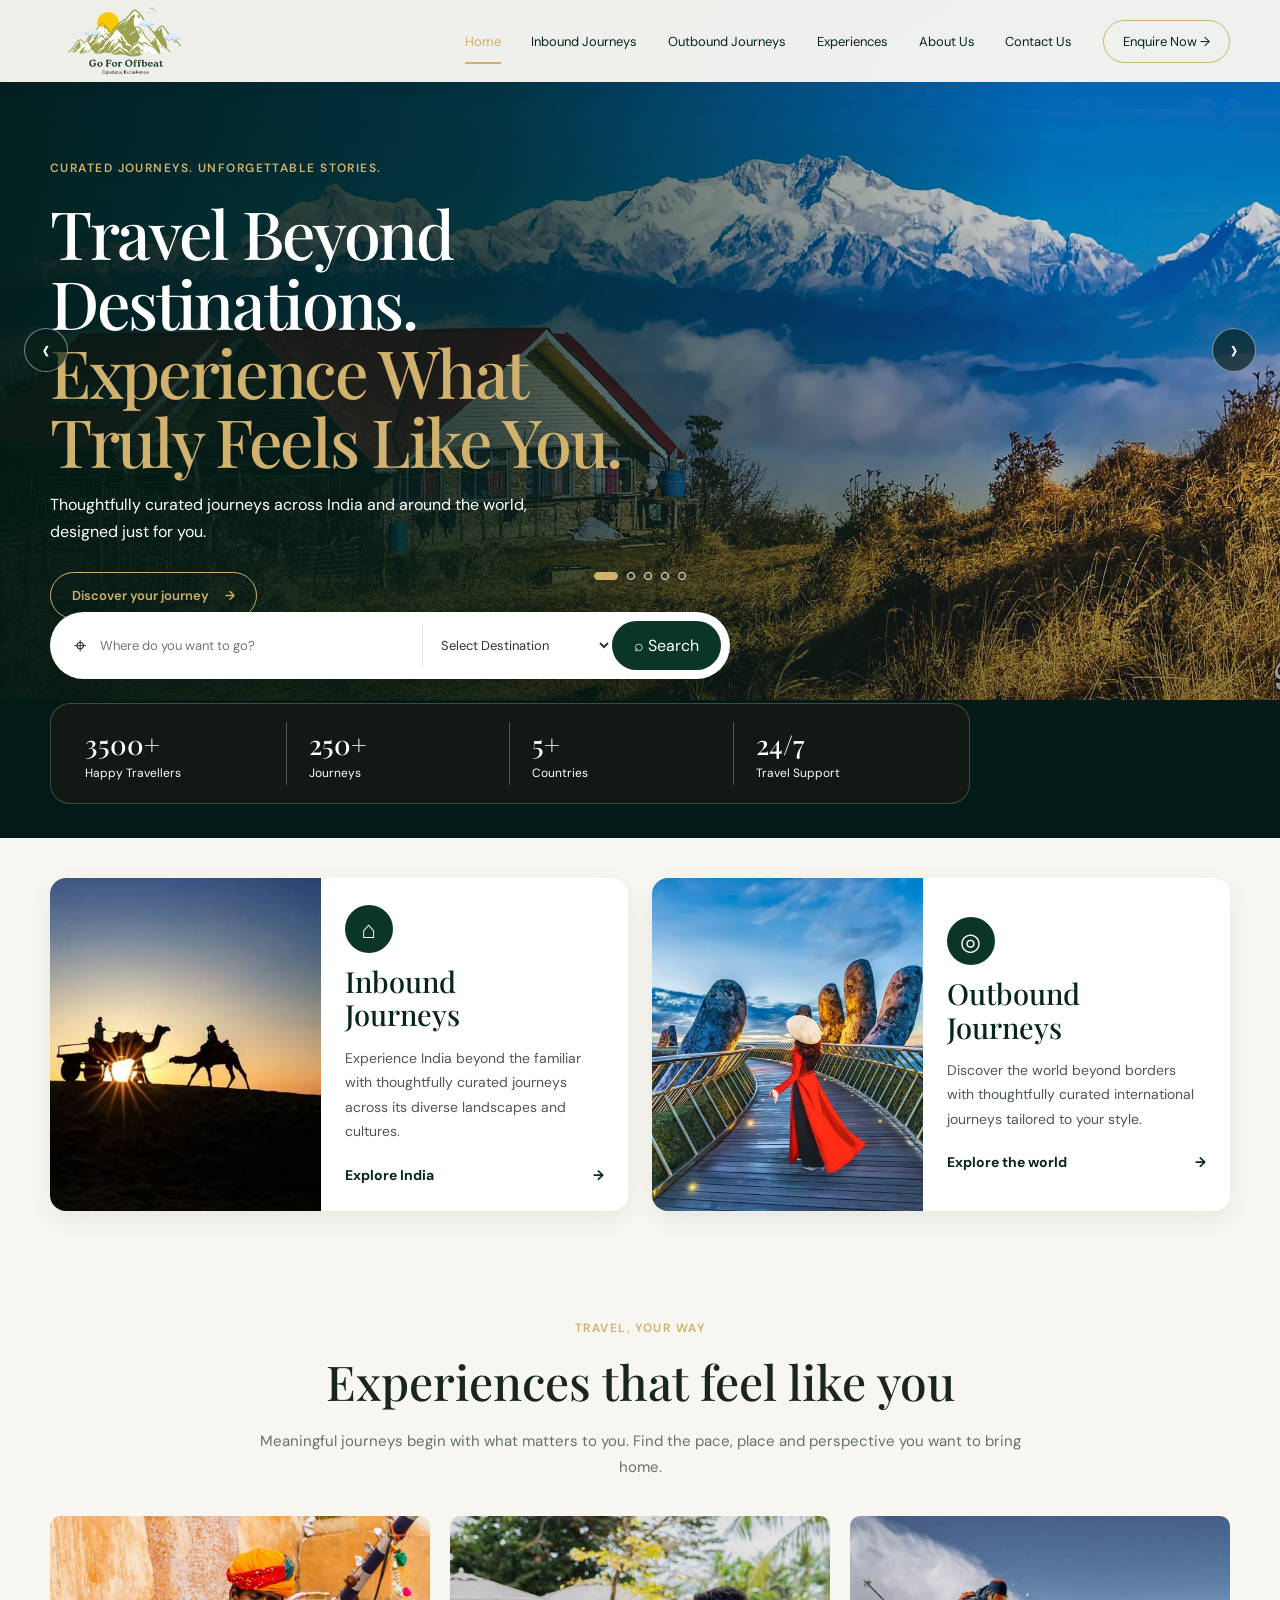
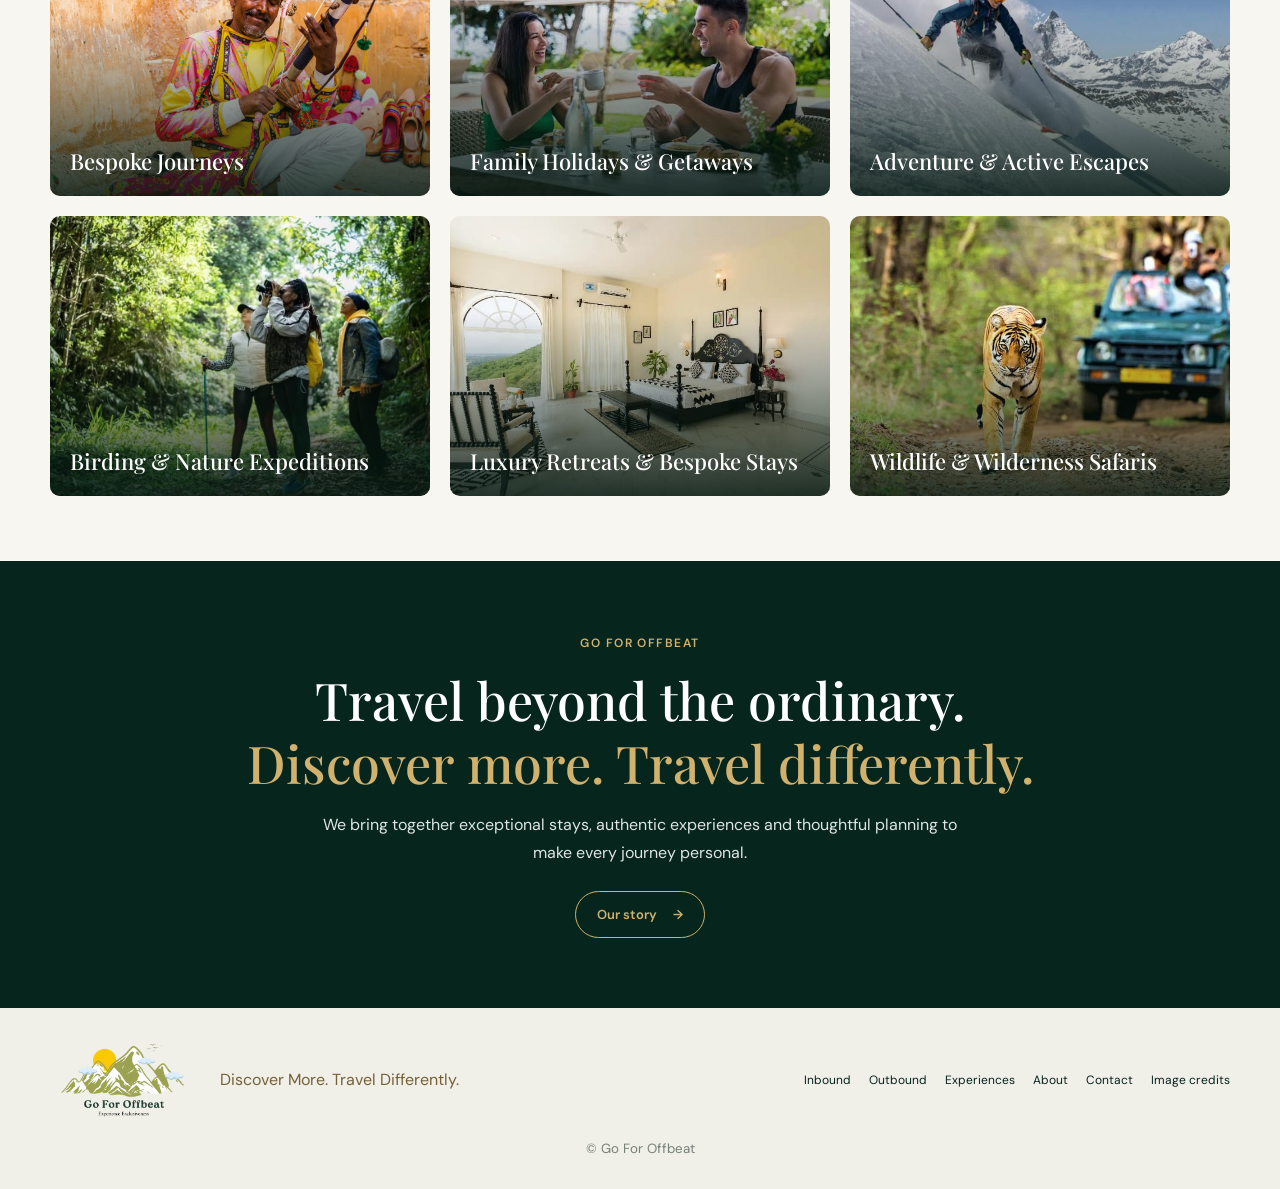
<file: index.html>
<!doctype html>
<html lang="en"><head><meta charset="utf-8"><meta name="viewport" content="width=device-width,initial-scale=1"><meta name="theme-color" content="#05251d"><meta name="description" content="Thoughtfully curated journeys across India and around the world, designed just for you."><title>Go For Offbeat | Travel beyond destinations</title><link rel="stylesheet" href="site.css"><script src="site.js" defer></script></head>
<body><header class="header"><nav class="nav wrap" aria-label="Main navigation"><a class="logo" href="index.html"><img src="reference/logo-transparent.png" alt="Go For Offbeat — Experience Exclusiveness"></a><button class="menu-toggle" aria-label="Open menu" aria-expanded="false">☰</button><div class="nav-links"><a aria-current="page" href="index.html">Home</a><a href="destinations.html">Inbound Journeys</a><a href="outbound.html">Outbound Journeys</a><a href="experiences.html">Experiences</a><a href="about.html">About Us</a><a href="enquiry.html">Contact Us</a><a class="nav-cta" href="enquiry.html">Enquire Now <span>→</span></a></div></nav></header>
<main><section class="home-hero"><div class="hero-slides" aria-label="Featured journeys">
<article class="hero-slide active" style="--hero:url('reference/slide-kanchenjunga-mountain-view.jpg.jpeg')"><div class="hero-copy wrap"><span class="eyebrow">Curated journeys. Unforgettable stories.</span><h1>Travel Beyond<br>Destinations.<br><em>Experience What<br>Truly Feels Like You.</em></h1><p>Thoughtfully curated journeys across India and around the world, designed just for you.</p><a href="experiences.html" class="gold-button">Discover your journey <span>→</span></a></div></article>
<article class="hero-slide" style="--hero:url('reference/slide-ladakh-highland-wetland.jpg.jpeg')"><div class="hero-copy wrap"><span class="eyebrow">Find your kind of wild</span><h1>Go Further.<br><em>Feel More.</em></h1><p>From high mountain valleys to quiet watersides, make room for the moments that stay with you.</p><a href="destinations.html" class="gold-button">Explore India <span>→</span></a></div></article>
<article class="hero-slide" style="--hero:url('reference/slide-south-india.jpeg')"><div class="hero-copy wrap"><span class="eyebrow">Culture, close and personal</span><h1>Stories lived<br><em>along the way.</em></h1><p>Meet a place through its people, traditions and everyday rituals.</p><a href="experiences.html" class="gold-button">Find an experience <span>→</span></a></div></article>
<article class="hero-slide" style="--hero:url('reference/slide-scuba-diving-coral-reef.jpg.jpeg')"><div class="hero-copy wrap"><span class="eyebrow">A world below the surface</span><h1>Make space<br><em>for wonder.</em></h1><p>Explore thoughtfully chosen escapes, from vivid reefs to faraway shores.</p><a href="outbound.html" class="gold-button">Explore the world <span>→</span></a></div></article>
<article class="hero-slide" style="--hero:url('reference/slide-luxury-snow-jacuzzi-mountain-view.jpg.jpeg')"><div class="hero-copy wrap"><span class="eyebrow">Time away, made yours</span><h1>Stay somewhere<br><em>unforgettable.</em></h1><p>Find quiet luxury, warm hospitality and a view worth slowing down for.</p><a href="experiences.html#luxury" class="gold-button">Explore retreats <span>→</span></a></div></article>
<button class="slide-arrow prev" aria-label="Previous slide">‹</button><button class="slide-arrow next" aria-label="Next slide">›</button><div class="slide-dots" aria-label="Choose a slide"></div></div>
<div class="hero-tools wrap"><form class="search-bar" action="enquiry.html"><label class="where"><span>⌖</span><input name="destination" placeholder="Where do you want to go?" aria-label="Where do you want to go?"></label><select name="journey" aria-label="Select journey"><option value="">Select Destination</option><option>India</option><option>Bhutan</option><option>Nepal</option><option>Sri Lanka</option><option>Thailand</option><option>Vietnam</option></select><button type="submit">⌕ <span>Search</span></button></form><div class="stats"><div><b>3500+</b><span>Happy Travellers</span></div><div><b>250+</b><span>Journeys</span></div><div><b>5+</b><span>Countries</span></div><div><b>24/7</b><span>Travel Support</span></div></div></div></section>
<section class="journey-pair wrap"><a class="journey-card" href="destinations.html"><img src="reference/inbound.jpeg" alt="Travellers watching the sun set over an Indian landscape"><div><span class="round-icon">⌂</span><h2>Inbound<br>Journeys</h2><p>Experience India beyond the familiar with thoughtfully curated journeys across its diverse landscapes and cultures.</p><strong>Explore India <span>→</span></strong></div></a><a class="journey-card" href="outbound.html"><img src="reference/outbound.jpeg" alt="Travellers taking in a view on an international journey"><div><span class="round-icon">◎</span><h2>Outbound<br>Journeys</h2><p>Discover the world beyond borders with thoughtfully curated international journeys tailored to your style.</p><strong>Explore the world <span>→</span></strong></div></a></section>
<section class="section wrap"><div class="section-title"><span class="eyebrow">Travel, your way</span><h2>Experiences that feel like you</h2><p>Meaningful journeys begin with what matters to you. Find the pace, place and perspective you want to bring home.</p></div><div class="experience-grid">
<a class="experience-card" href="experiences.html#bespoke"><img src="reference/Bespoke Journeys (Image Use).jpeg" alt="Rajasthani musician sharing traditional music"><span>Bespoke Journeys</span></a><a class="experience-card" href="experiences.html#family"><img src="reference/Family Holidays & Getaways (Image Use).jpeg" alt="Family enjoying an outdoor holiday together"><span>Family Holidays & Getaways</span></a><a class="experience-card" href="experiences.html#adventure"><img src="reference/Adventure & Active Escapes (Image Use).jpeg" alt="Skier making a turn in a snowy mountain landscape"><span>Adventure & Active Escapes</span></a><a class="experience-card" href="experiences.html#birding"><img src="reference/Birding & Nature Expeditions (Image Use).jpeg" alt="Nature explorers walking a green forest trail"><span>Birding & Nature Expeditions</span></a><a class="experience-card" href="experiences.html#luxury"><img src="reference/Luxury Retreats & Bespoke Stays (Image Use).jpeg" alt="A serene luxury retreat with garden views"><span>Luxury Retreats & Bespoke Stays</span></a><a class="experience-card" href="experiences.html#wildlife"><img src="reference/Wildlife & Wilderness Safaries (Image Use).jpeg" alt="Tiger walking on a forest safari"><span>Wildlife & Wilderness Safaris</span></a></div></section>
<section class="home-about"><div class="wrap home-about-inner"><span class="eyebrow">Go For Offbeat</span><h2>Travel beyond the ordinary.<br><em>Discover more. Travel differently.</em></h2><p>We bring together exceptional stays, authentic experiences and thoughtful planning to make every journey personal.</p><a class="gold-button" href="about.html">Our story <span>→</span></a></div></section></main>
<footer class="footer"><div class="wrap footer-inner"><a href="index.html" class="footer-logo"><img src="reference/logo-transparent.png" alt="Go For Offbeat"></a><p>Discover More. Travel Differently.</p><div><a href="destinations.html">Inbound</a><a href="outbound.html">Outbound</a><a href="experiences.html">Experiences</a><a href="about.html">About</a><a href="enquiry.html">Contact</a><a href="image-credits.html">Image credits</a></div><small>© Go For Offbeat</small></div></footer></body></html>
</file>
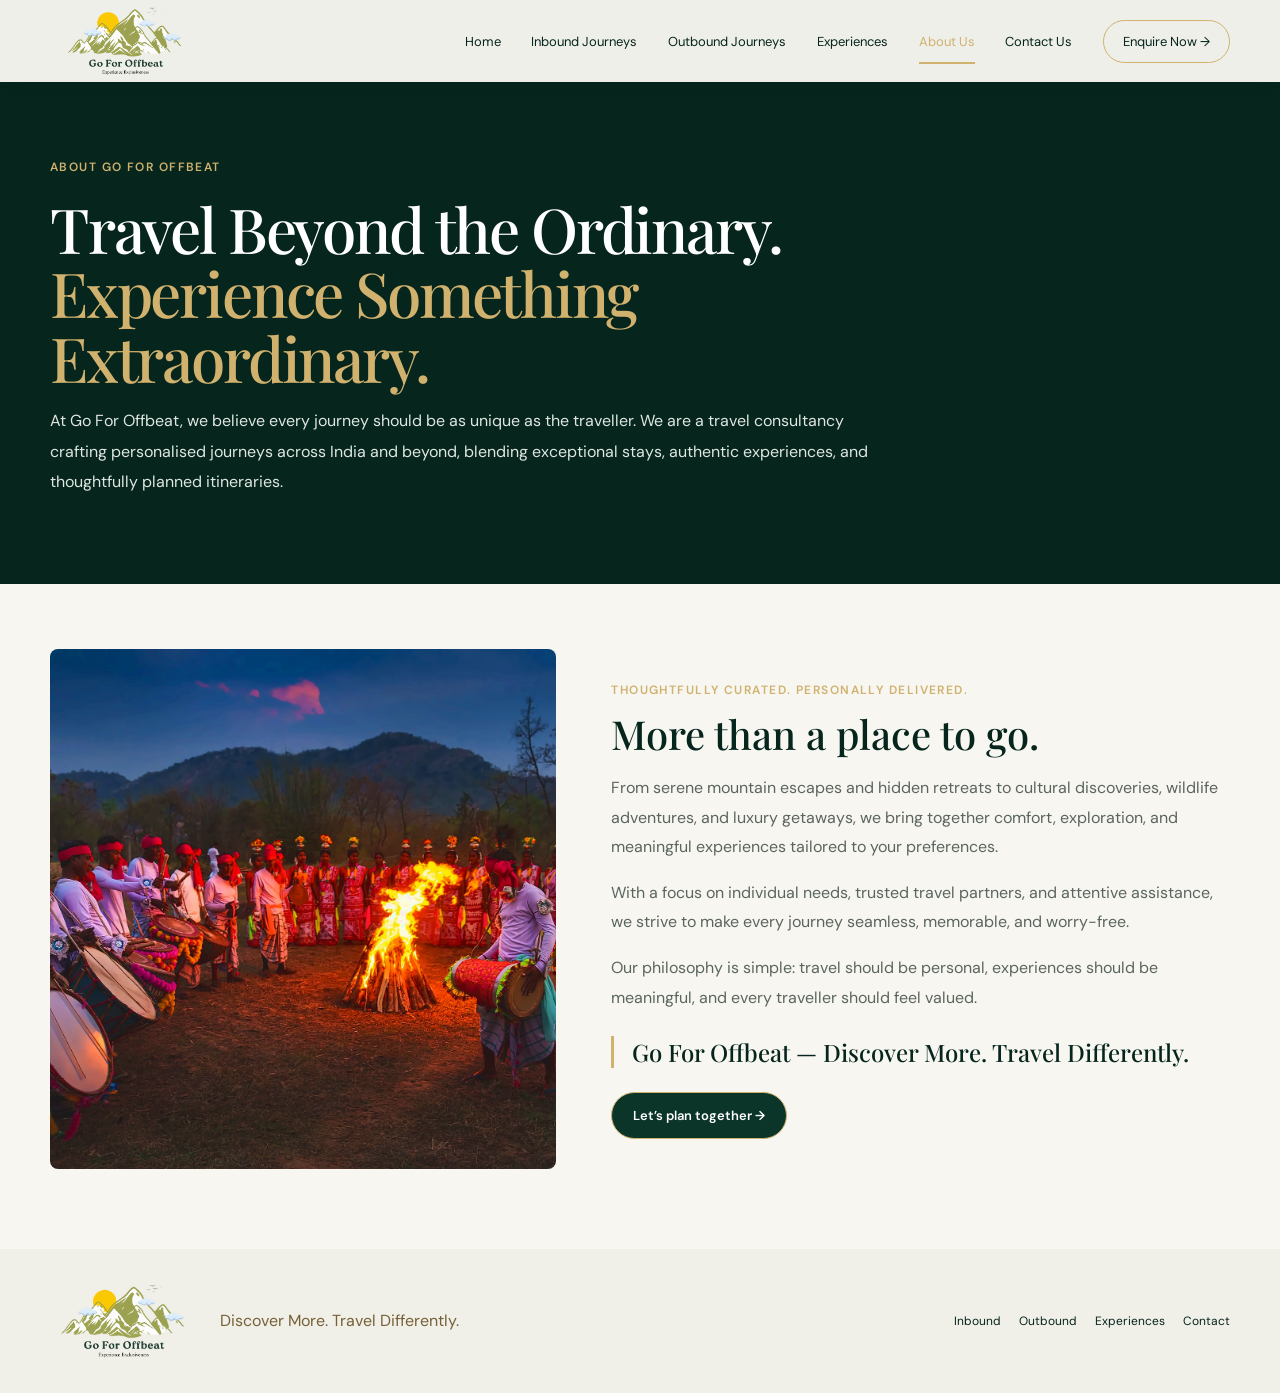
<file: about.html>
<!doctype html><html lang="en"><head><meta charset="utf-8"><meta name="viewport" content="width=device-width,initial-scale=1"><title>About Go For Offbeat</title><link rel="stylesheet" href="site.css"><script src="site.js" defer></script></head><body><header class="header"><nav class="nav wrap"><a class="logo" href="index.html"><img src="reference/logo-transparent.png" alt="Go For Offbeat"></a><button class="menu-toggle" aria-label="Open menu" aria-expanded="false">☰</button><div class="nav-links"><a href="index.html">Home</a><a href="destinations.html">Inbound Journeys</a><a href="outbound.html">Outbound Journeys</a><a href="experiences.html">Experiences</a><a aria-current="page" href="about.html">About Us</a><a href="enquiry.html">Contact Us</a><a class="nav-cta" href="enquiry.html">Enquire Now →</a></div></nav></header><main><section class="about-hero"><div class="wrap"><span class="eyebrow">About Go For Offbeat</span><h1>Travel Beyond the Ordinary.<br><em>Experience Something Extraordinary.</em></h1><p>At Go For Offbeat, we believe every journey should be as unique as the traveller. We are a travel consultancy crafting personalised journeys across India and beyond, blending exceptional stays, authentic experiences, and thoughtfully planned itineraries.</p></div></section><section class="about-body wrap"><img src="reference/slide-tribal-bonfire-folk-dance.jpg.jpeg" alt="A community gathering around a bonfire with music and dance"><div><span class="eyebrow">Thoughtfully curated. Personally delivered.</span><h2>More than a place to go.</h2><p>From serene mountain escapes and hidden retreats to cultural discoveries, wildlife adventures, and luxury getaways, we bring together comfort, exploration, and meaningful experiences tailored to your preferences.</p><p>With a focus on individual needs, trusted travel partners, and attentive assistance, we strive to make every journey seamless, memorable, and worry-free.</p><p>Our philosophy is simple: travel should be personal, experiences should be meaningful, and every traveller should feel valued.</p><blockquote>Go For Offbeat — Discover More. Travel Differently.</blockquote><a class="gold-button dark-button" href="enquiry.html">Let’s plan together →</a></div></section></main><footer class="footer"><div class="wrap footer-inner"><a href="index.html" class="footer-logo"><img src="reference/logo-transparent.png" alt="Go For Offbeat"></a><p>Discover More. Travel Differently.</p><div><a href="destinations.html">Inbound</a><a href="outbound.html">Outbound</a><a href="experiences.html">Experiences</a><a href="enquiry.html">Contact</a></div></div></footer></body></html>
</file>
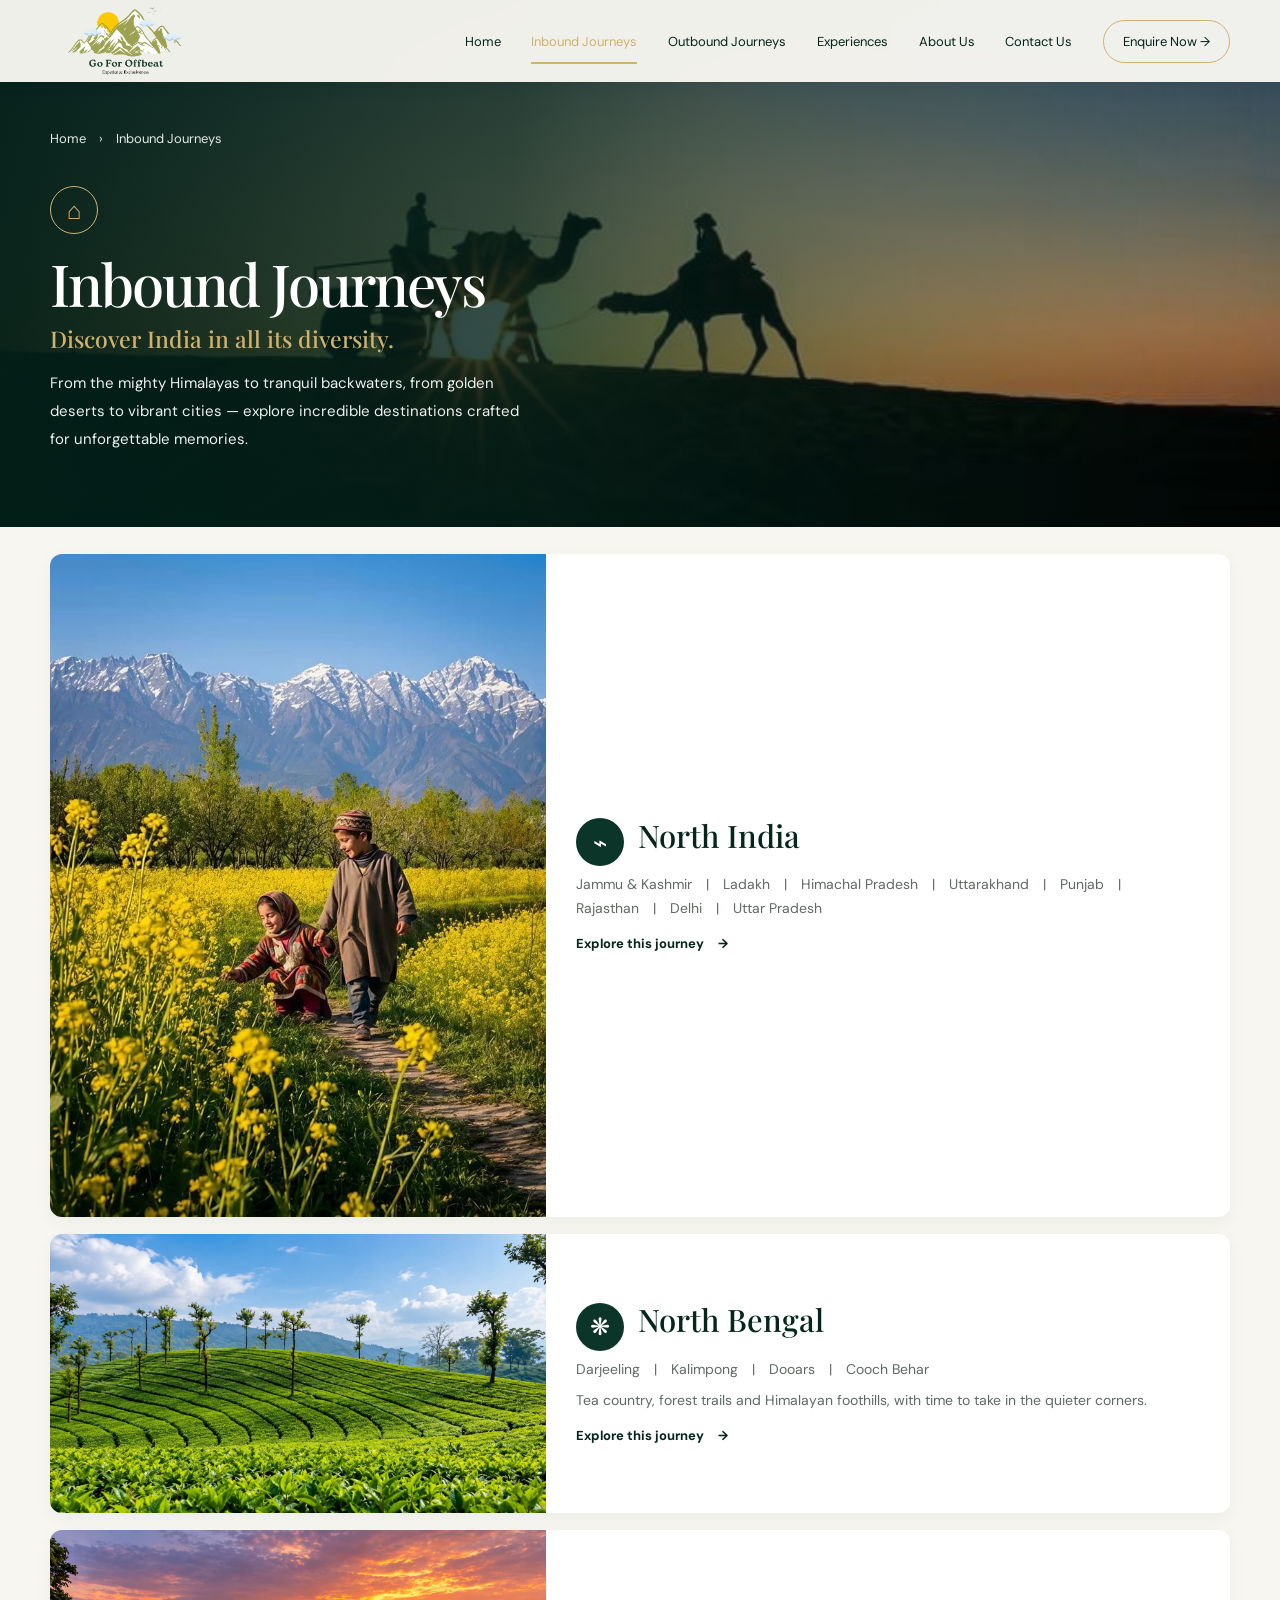
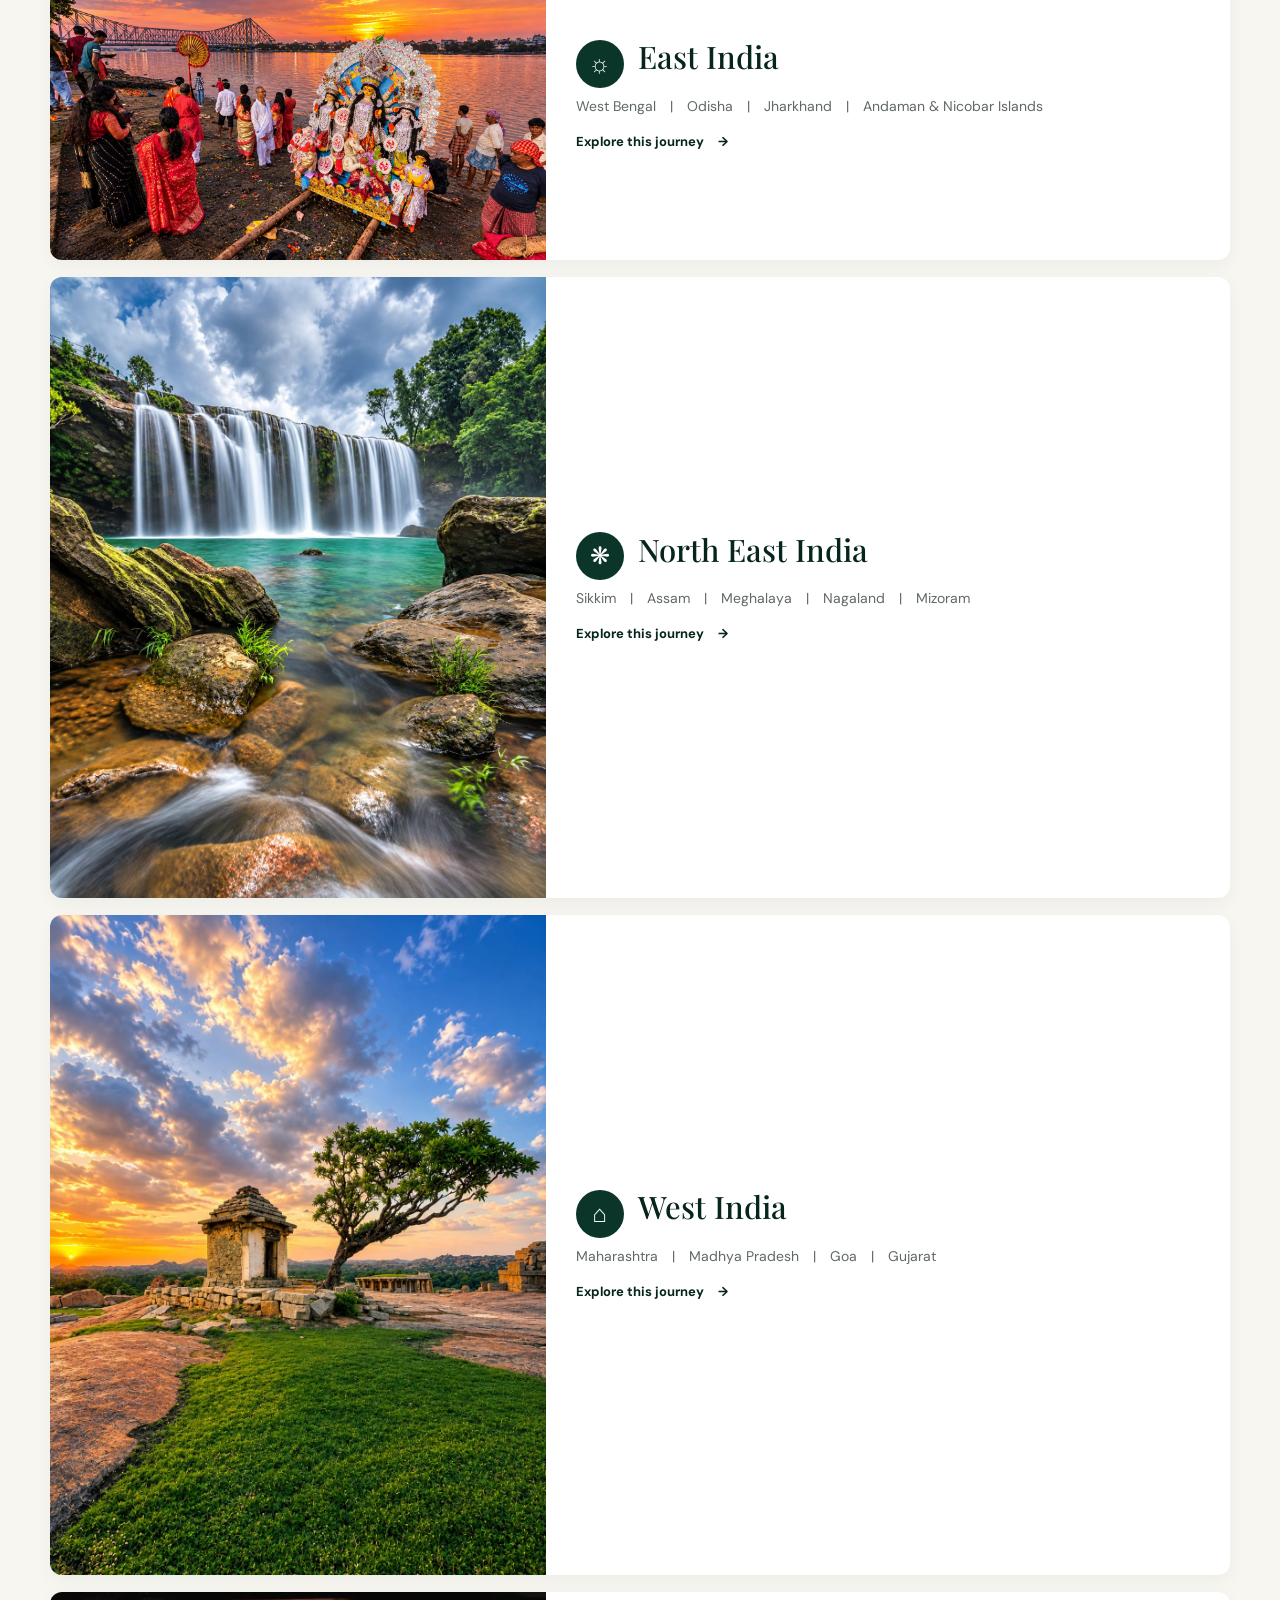
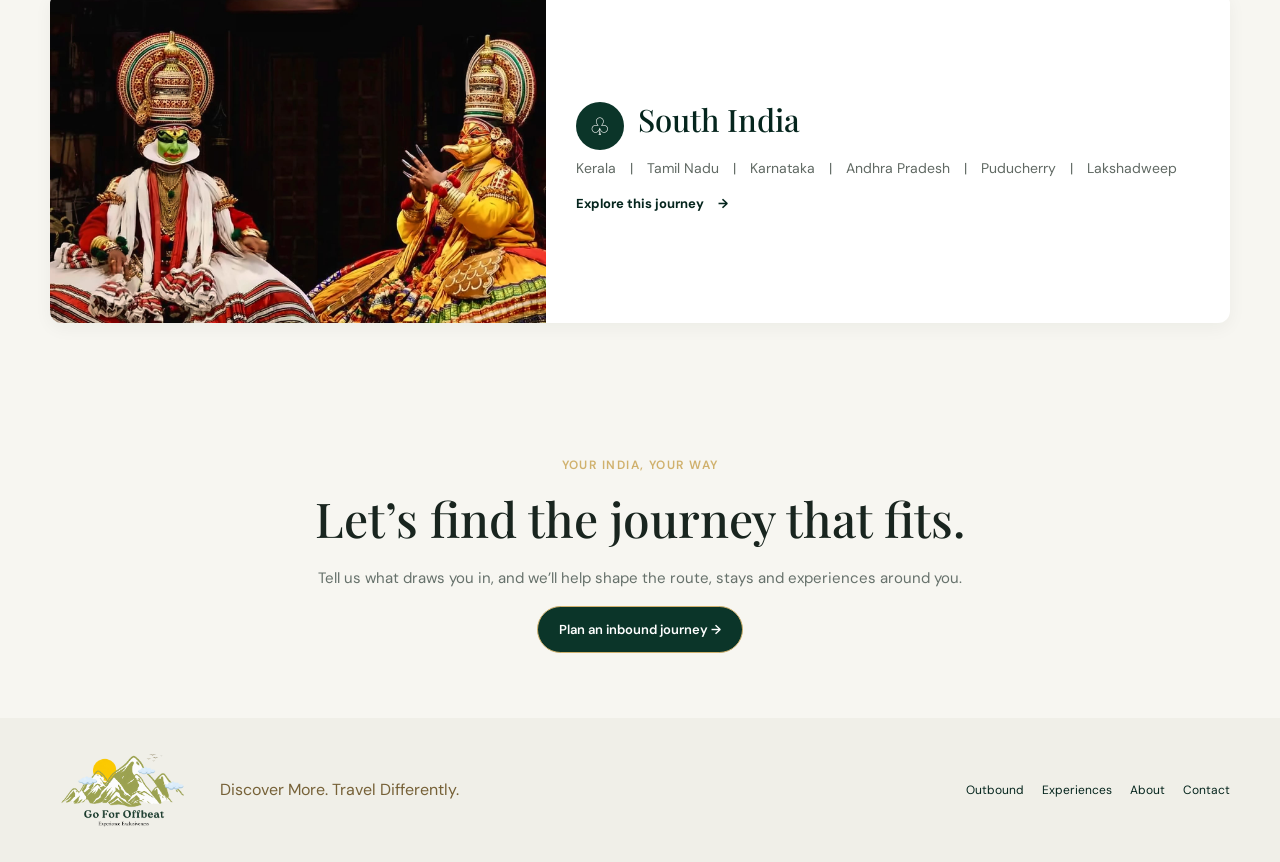
<file: destinations.html>
<!doctype html><html lang="en"><head><meta charset="utf-8"><meta name="viewport" content="width=device-width,initial-scale=1"><title>Inbound Journeys | Go For Offbeat</title><link rel="stylesheet" href="site.css"><script src="site.js" defer></script></head><body><header class="header"><nav class="nav wrap"><a class="logo" href="index.html"><img src="reference/logo-transparent.png" alt="Go For Offbeat"></a><button class="menu-toggle" aria-label="Open menu" aria-expanded="false">☰</button><div class="nav-links"><a href="index.html">Home</a><a aria-current="page" href="destinations.html">Inbound Journeys</a><a href="outbound.html">Outbound Journeys</a><a href="experiences.html">Experiences</a><a href="about.html">About Us</a><a href="enquiry.html">Contact Us</a><a class="nav-cta" href="enquiry.html">Enquire Now →</a></div></nav></header><main><section class="page-banner inbound-banner"><div class="wrap page-banner-copy"><div class="crumb"><a href="index.html">Home</a>　›　Inbound Journeys</div><span class="round-icon gold-icon">⌂</span><h1>Inbound Journeys</h1><h2>Discover India in all its diversity.</h2><p>From the mighty Himalayas to tranquil backwaters, from golden deserts to vibrant cities — explore incredible destinations crafted for unforgettable memories.</p></div></section><section class="destination-list wrap">
<a class="region-card" href="journey.html?place=north-india"><img src="reference/north_india.jpeg" alt="Travellers among the Himalayan foothills" loading="lazy"><div><span class="round-icon">⌁</span><h2>North India</h2><p>Jammu & Kashmir　|　Ladakh　|　Himachal Pradesh　|　Uttarakhand　|　Punjab　|　Rajasthan　|　Delhi　|　Uttar Pradesh</p><strong class="card-link">Explore this journey <span>→</span></strong></div></a>
<a class="region-card" href="journey.html?place=north-bengal"><img src="reference/north_bengal.jpeg" alt="Tea gardens rolling across the North Bengal hills" loading="lazy"><div><span class="round-icon">❋</span><h2>North Bengal</h2><p>Darjeeling　|　Kalimpong　|　Dooars　|　Cooch Behar</p><p>Tea country, forest trails and Himalayan foothills, with time to take in the quieter corners.</p><strong class="card-link">Explore this journey <span>→</span></strong></div></a>
<a class="region-card" href="journey.html?place=east-india"><img src="reference/east_india.jpeg" alt="Celebration on the river in East India" loading="lazy"><div><span class="round-icon">☼</span><h2>East India</h2><p>West Bengal　|　Odisha　|　Jharkhand　|　Andaman & Nicobar Islands</p><strong class="card-link">Explore this journey <span>→</span></strong></div></a>
<a class="region-card" href="journey.html?place=north-east-india"><img src="reference/north_east_india.jpeg" alt="Waterfall surrounded by lush Northeast Indian forest" loading="lazy"><div><span class="round-icon">❋</span><h2>North East India</h2><p>Sikkim　|　Assam　|　Meghalaya　|　Nagaland　|　Mizoram</p><strong class="card-link">Explore this journey <span>→</span></strong></div></a>
<a class="region-card" href="journey.html?place=west-india"><img src="reference/west_india.jpeg" alt="Sunset over a rural landscape in West India" loading="lazy"><div><span class="round-icon">⌂</span><h2>West India</h2><p>Maharashtra　|　Madhya Pradesh　|　Goa　|　Gujarat</p><strong class="card-link">Explore this journey <span>→</span></strong></div></a>
<a class="region-card" href="journey.html?place=south-india"><img src="reference/slide-south-india.jpeg" alt="Traditional South Indian performers in costume" loading="lazy"><div><span class="round-icon">♧</span><h2>South India</h2><p>Kerala　|　Tamil Nadu　|　Karnataka　|　Andhra Pradesh　|　Puducherry　|　Lakshadweep</p><strong class="card-link">Explore this journey <span>→</span></strong></div></a>
</section><section class="section wrap section-title"><span class="eyebrow">Your India, your way</span><h2>Let’s find the journey that fits.</h2><p>Tell us what draws you in, and we’ll help shape the route, stays and experiences around you.</p><a class="gold-button dark-button" href="enquiry.html">Plan an inbound journey →</a></section></main><footer class="footer"><div class="wrap footer-inner"><a href="index.html" class="footer-logo"><img src="reference/logo-transparent.png" alt="Go For Offbeat"></a><p>Discover More. Travel Differently.</p><div><a href="outbound.html">Outbound</a><a href="experiences.html">Experiences</a><a href="about.html">About</a><a href="enquiry.html">Contact</a></div></div></footer></body></html>
</file>
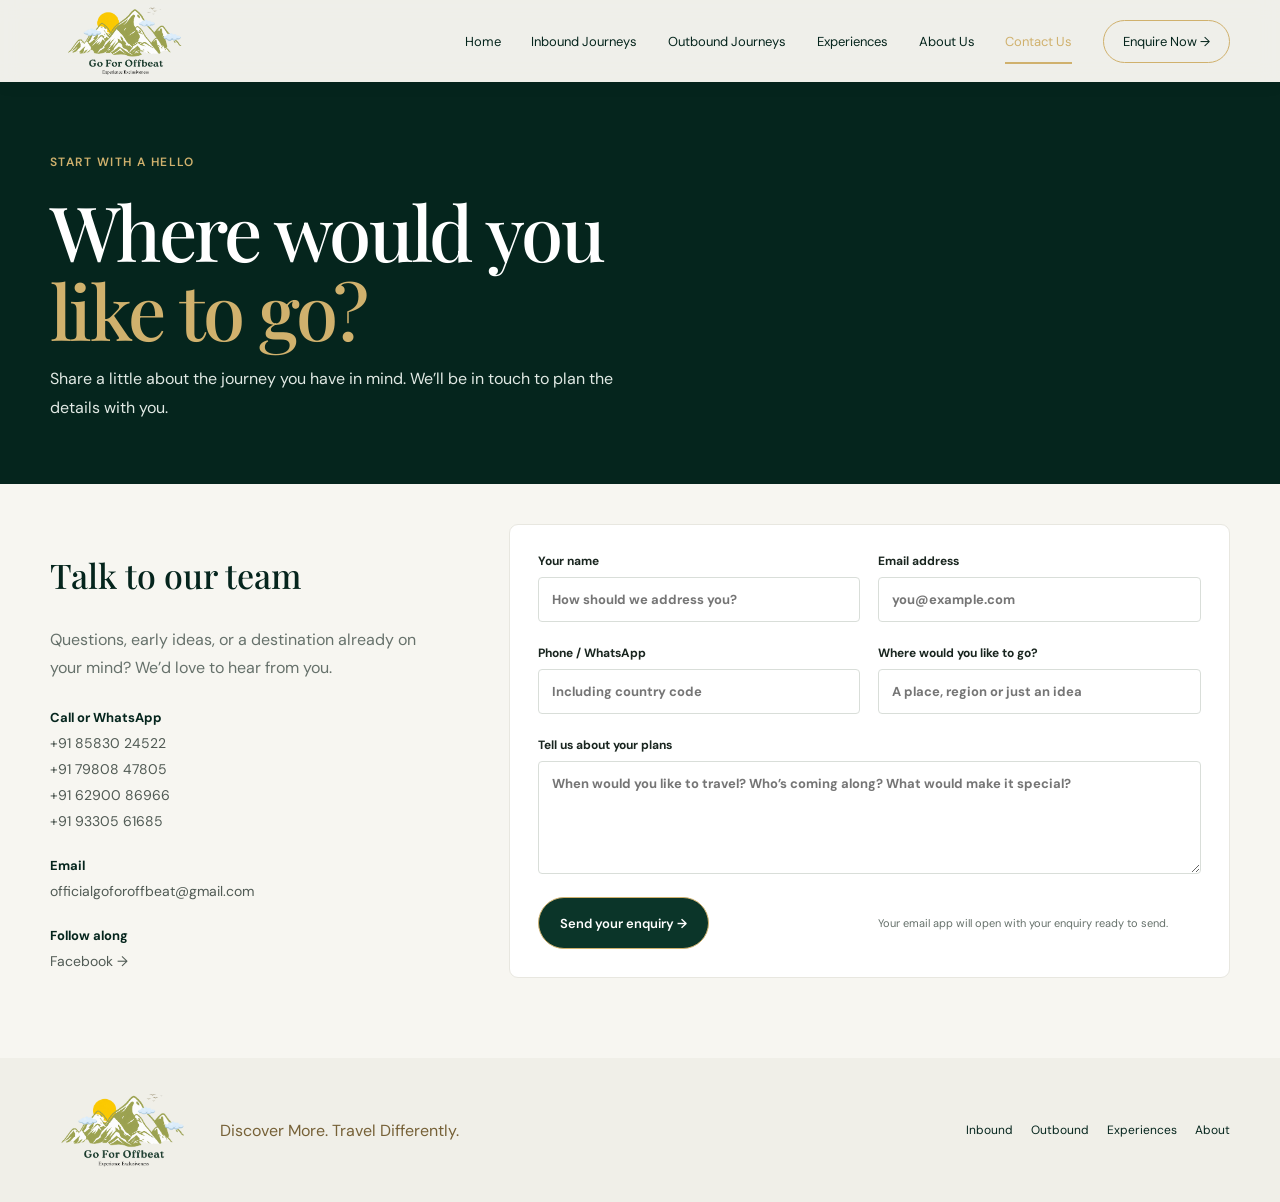
<file: enquiry.html>
<!doctype html><html lang="en"><head><meta charset="utf-8"><meta name="viewport" content="width=device-width,initial-scale=1"><title>Contact & Enquire | Go For Offbeat</title><link rel="stylesheet" href="site.css"><script src="site.js" defer></script></head><body><header class="header"><nav class="nav wrap"><a class="logo" href="index.html"><img src="reference/logo-transparent.png" alt="Go For Offbeat"></a><button class="menu-toggle" aria-label="Open menu" aria-expanded="false">☰</button><div class="nav-links"><a href="index.html">Home</a><a href="destinations.html">Inbound Journeys</a><a href="outbound.html">Outbound Journeys</a><a href="experiences.html">Experiences</a><a href="about.html">About Us</a><a aria-current="page" href="enquiry.html">Contact Us</a><a class="nav-cta" href="enquiry.html">Enquire Now →</a></div></nav></header><main><section class="experience-intro contact-intro"><div class="wrap"><span class="eyebrow">Start with a hello</span><h1>Where would you<br><em>like to go?</em></h1><p>Share a little about the journey you have in mind. We’ll be in touch to plan the details with you.</p></div></section><section class="contact-layout wrap"><div class="contact-info"><h2>Talk to our team</h2><p>Questions, early ideas, or a destination already on your mind? We’d love to hear from you.</p><h3>Call or WhatsApp</h3><a href="tel:+918583024522">+91 85830 24522</a><a href="tel:+917980847805">+91 79808 47805</a><a href="tel:+916290086966">+91 62900 86966</a><a href="tel:+919330561685">+91 93305 61685</a><h3>Email</h3><a href="mailto:officialgoforoffbeat@gmail.com">officialgoforoffbeat@gmail.com</a><h3>Follow along</h3><a href="https://www.facebook.com/share/1C55k8yJq1/" target="_blank" rel="noopener noreferrer">Facebook →</a></div><form class="contact-form" action="mailto:officialgoforoffbeat@gmail.com" method="post" enctype="text/plain"><label>Your name<input name="Name" required autocomplete="name" placeholder="How should we address you?"></label><label>Email address<input name="Email" type="email" required autocomplete="email" placeholder="you@example.com"></label><label>Phone / WhatsApp<input name="Phone" type="tel" autocomplete="tel" placeholder="Including country code"></label><label>Where would you like to go?<input name="Destination" placeholder="A place, region or just an idea"></label><label class="full">Tell us about your plans<textarea name="Message" rows="5" placeholder="When would you like to travel? Who’s coming along? What would make it special?"></textarea></label><button class="gold-button dark-button" type="submit">Send your enquiry →</button><p class="form-hint">Your email app will open with your enquiry ready to send.</p></form></section></main><footer class="footer"><div class="wrap footer-inner"><a href="index.html" class="footer-logo"><img src="reference/logo-transparent.png" alt="Go For Offbeat"></a><p>Discover More. Travel Differently.</p><div><a href="destinations.html">Inbound</a><a href="outbound.html">Outbound</a><a href="experiences.html">Experiences</a><a href="about.html">About</a></div></div></footer></body></html>
</file>
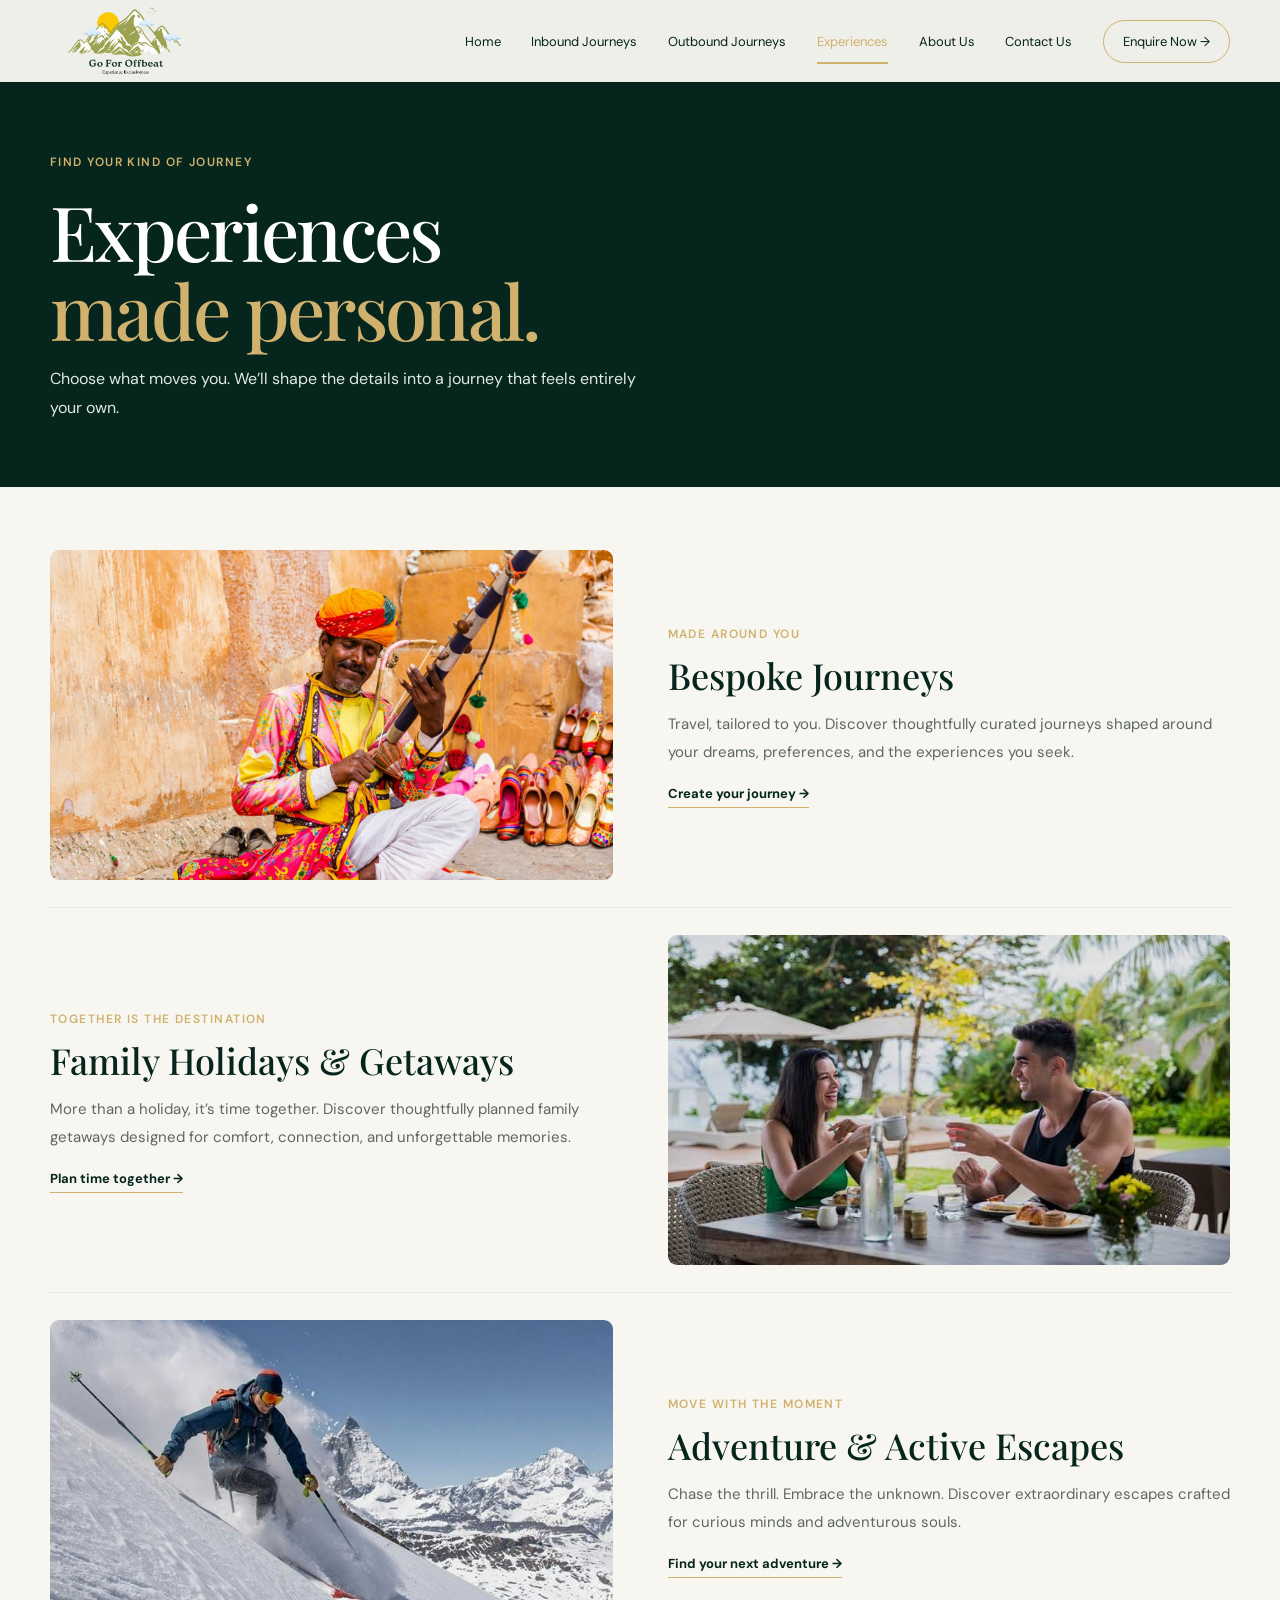
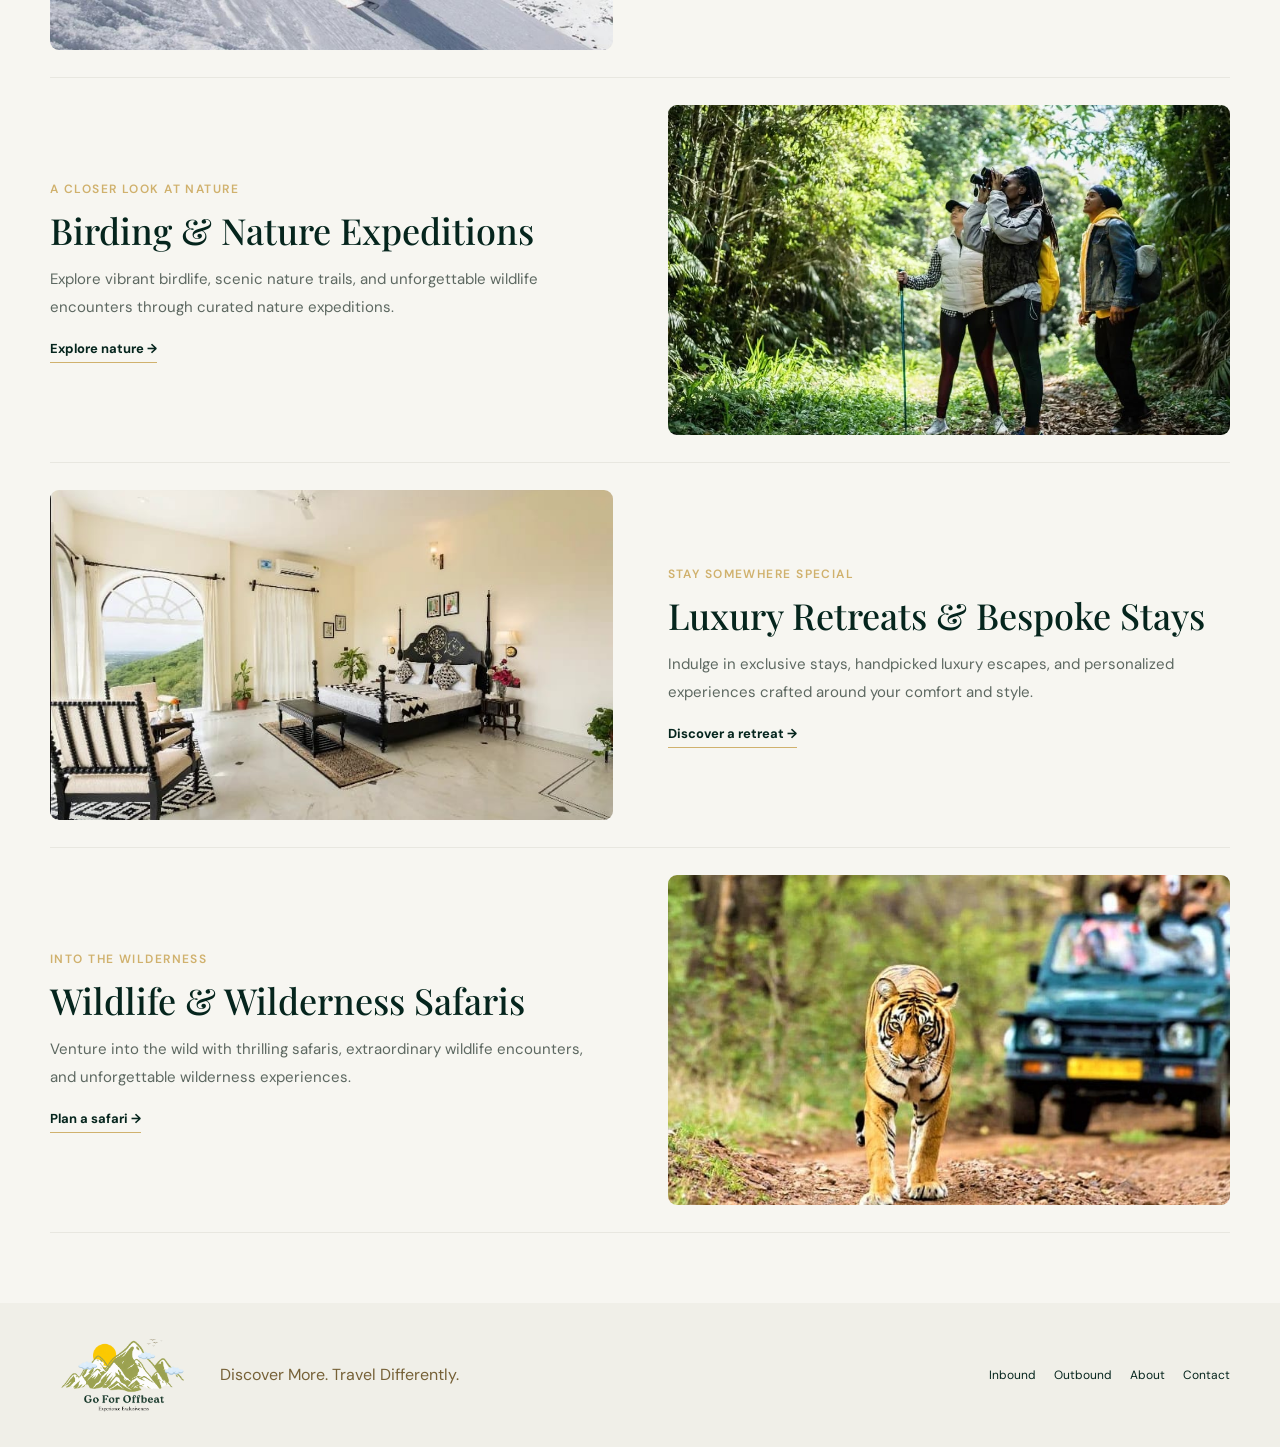
<file: experiences.html>
<!doctype html><html lang="en"><head><meta charset="utf-8"><meta name="viewport" content="width=device-width,initial-scale=1"><title>Travel Experiences | Go For Offbeat</title><link rel="stylesheet" href="site.css"><script src="site.js" defer></script></head><body><header class="header"><nav class="nav wrap"><a class="logo" href="index.html"><img src="reference/logo-transparent.png" alt="Go For Offbeat"></a><button class="menu-toggle" aria-label="Open menu" aria-expanded="false">☰</button><div class="nav-links"><a href="index.html">Home</a><a href="destinations.html">Inbound Journeys</a><a href="outbound.html">Outbound Journeys</a><a aria-current="page" href="experiences.html">Experiences</a><a href="about.html">About Us</a><a href="enquiry.html">Contact Us</a><a class="nav-cta" href="enquiry.html">Enquire Now →</a></div></nav></header><main><section class="experience-intro"><div class="wrap"><span class="eyebrow">Find your kind of journey</span><h1>Experiences<br><em>made personal.</em></h1><p>Choose what moves you. We’ll shape the details into a journey that feels entirely your own.</p></div></section><section class="experience-list wrap">
<article class="experience-row" id="bespoke"><img src="reference/Bespoke Journeys (Image Use).jpeg" alt="Traditional musician in Rajasthan"><div><span class="eyebrow">Made around you</span><h2>Bespoke Journeys</h2><p>Travel, tailored to you. Discover thoughtfully curated journeys shaped around your dreams, preferences, and the experiences you seek.</p><a class="text-link" href="enquiry.html">Create your journey →</a></div></article>
<article class="experience-row" id="family"><img src="reference/Family Holidays & Getaways (Image Use).jpeg" alt="A couple relaxing together on a family holiday"><div><span class="eyebrow">Together is the destination</span><h2>Family Holidays & Getaways</h2><p>More than a holiday, it’s time together. Discover thoughtfully planned family getaways designed for comfort, connection, and unforgettable memories.</p><a class="text-link" href="enquiry.html">Plan time together →</a></div></article>
<article class="experience-row" id="adventure"><img src="reference/Adventure & Active Escapes (Image Use).jpeg" alt="Skier carving down a mountain"><div><span class="eyebrow">Move with the moment</span><h2>Adventure & Active Escapes</h2><p>Chase the thrill. Embrace the unknown. Discover extraordinary escapes crafted for curious minds and adventurous souls.</p><a class="text-link" href="enquiry.html">Find your next adventure →</a></div></article>
<article class="experience-row" id="birding"><img src="reference/Birding & Nature Expeditions (Image Use).jpeg" alt="Guided nature walk in a tropical forest"><div><span class="eyebrow">A closer look at nature</span><h2>Birding & Nature Expeditions</h2><p>Explore vibrant birdlife, scenic nature trails, and unforgettable wildlife encounters through curated nature expeditions.</p><a class="text-link" href="enquiry.html">Explore nature →</a></div></article>
<article class="experience-row" id="luxury"><img src="reference/Luxury Retreats & Bespoke Stays (Image Use).jpeg" alt="Quiet luxury retreat with a garden view"><div><span class="eyebrow">Stay somewhere special</span><h2>Luxury Retreats & Bespoke Stays</h2><p>Indulge in exclusive stays, handpicked luxury escapes, and personalized experiences crafted around your comfort and style.</p><a class="text-link" href="enquiry.html">Discover a retreat →</a></div></article>
<article class="experience-row" id="wildlife"><img src="reference/Wildlife & Wilderness Safaries (Image Use).jpeg" alt="Tiger in the wild on safari"><div><span class="eyebrow">Into the wilderness</span><h2>Wildlife & Wilderness Safaris</h2><p>Venture into the wild with thrilling safaris, extraordinary wildlife encounters, and unforgettable wilderness experiences.</p><a class="text-link" href="enquiry.html">Plan a safari →</a></div></article>
</section></main><footer class="footer"><div class="wrap footer-inner"><a href="index.html" class="footer-logo"><img src="reference/logo-transparent.png" alt="Go For Offbeat"></a><p>Discover More. Travel Differently.</p><div><a href="destinations.html">Inbound</a><a href="outbound.html">Outbound</a><a href="about.html">About</a><a href="enquiry.html">Contact</a></div></div></footer></body></html>
</file>
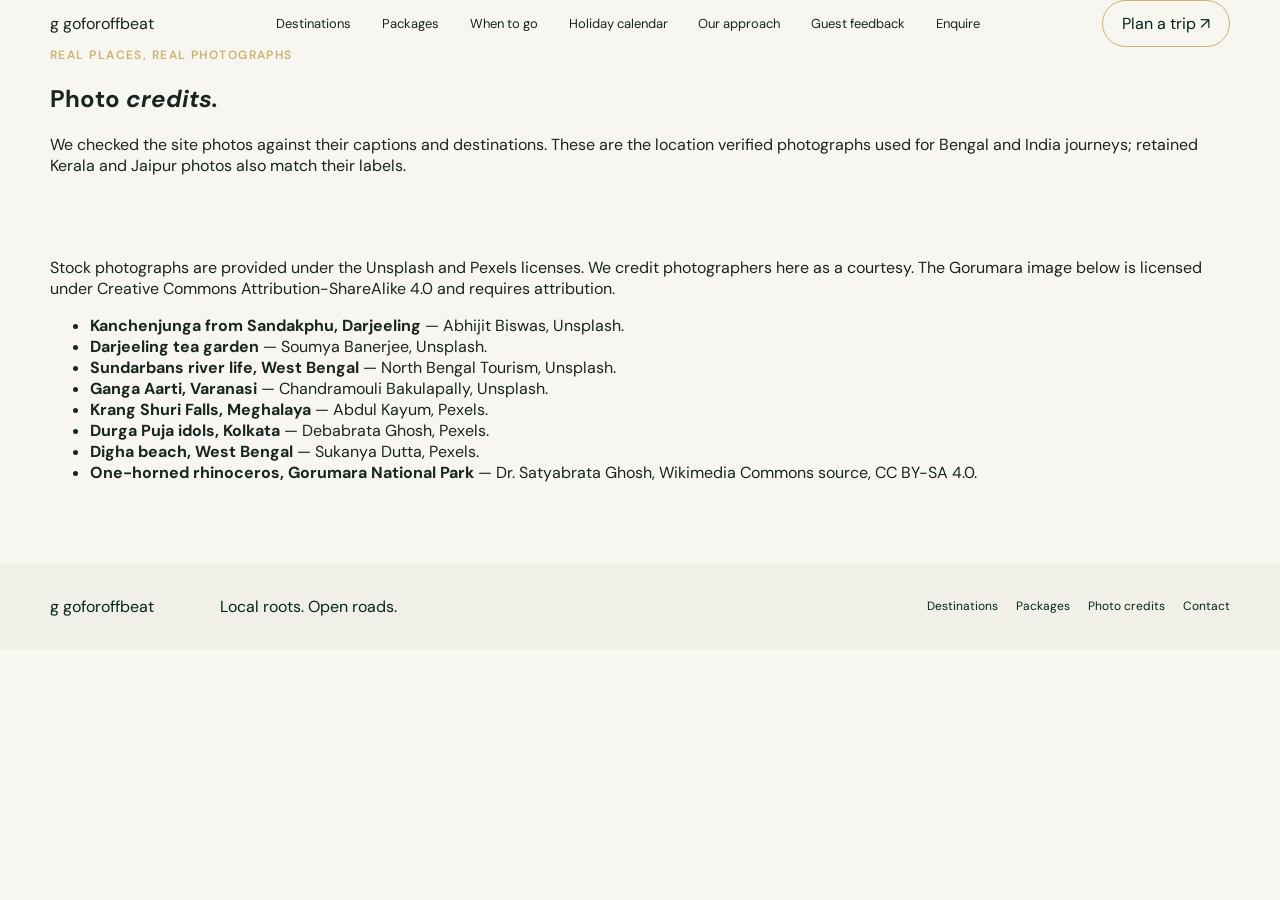
<file: image-credits.html>
<!doctype html>
<html lang="en">
<head><meta charset="utf-8"><meta name="viewport" content="width=device-width, initial-scale=1"><meta name="theme-color" content="#f8f7f2"><title>Photo credits — GoForOffbeat</title><link rel="stylesheet" href="site.css"><script src="site.js" defer></script></head>
<body>
<header class="site-header"><nav class="nav wrap" aria-label="Main navigation"><a class="brand" href="index.html"><span class="brand-mark">g</span> goforoffbeat</a><div class="nav-links" id="nav-links"><a href="destinations.html">Destinations</a><a href="packages.html">Packages</a><a href="travel-guide.html">When to go</a><a href="packages.html#holiday-calendar">Holiday calendar</a><a href="about.html">Our approach</a><a href="feedback.html">Guest feedback</a><a href="enquiry.html">Enquire</a></div><a class="button nav-cta" href="enquiry.html">Plan a trip ↗</a><button class="menu-toggle" type="button" aria-label="Open navigation" aria-expanded="false" aria-controls="nav-links">☰</button></nav></header>
<main><section class="page-hero wrap"><div class="eyebrow">Real places, real photographs</div><h1>Photo <em>credits.</em></h1><p>We checked the site photos against their captions and destinations. These are the location verified photographs used for Bengal and India journeys; retained Kerala and Jaipur photos also match their labels.</p></section>
<section class="section wrap"><div class="feedback-banner">Stock photographs are provided under the Unsplash and Pexels licenses. We credit photographers here as a courtesy. The Gorumara image below is licensed under Creative Commons Attribution-ShareAlike 4.0 and requires attribution.</div>
<ul class="credits-list">
<li><strong>Kanchenjunga from Sandakphu, Darjeeling</strong> — Abhijit Biswas, <a href="https://unsplash.com/photos/snow-capped-mountains-under-a-blue-sky-with-clouds-strxS7VTvtk" target="_blank" rel="noopener noreferrer">Unsplash</a>.</li>
<li><strong>Darjeeling tea garden</strong> — Soumya Banerjee, <a href="https://unsplash.com/photos/a-lush-green-tea-field-under-a-blue-sky-OcYfD2ccy-U" target="_blank" rel="noopener noreferrer">Unsplash</a>.</li>
<li><strong>Sundarbans river life, West Bengal</strong> — North Bengal Tourism, <a href="https://unsplash.com/photos/two-people-on-a-boat-on-the-water-78GXiJVP4Qc" target="_blank" rel="noopener noreferrer">Unsplash</a>.</li>
<li><strong>Ganga Aarti, Varanasi</strong> — Chandramouli Bakulapally, <a href="https://unsplash.com/photos/a-group-of-people-standing-around-with-torches-in-their-hands-z1e5QMByhsc" target="_blank" rel="noopener noreferrer">Unsplash</a>.</li>
<li><strong>Krang Shuri Falls, Meghalaya</strong> — Abdul Kayum, <a href="https://www.pexels.com/photo/krang-shuri-waterfalls-krang-suri-rd-umlarem-meghalaya-india-most-beautiful-falls-in-meghalaya-19469039/" target="_blank" rel="noopener noreferrer">Pexels</a>.</li>
<li><strong>Durga Puja idols, Kolkata</strong> — Debabrata Ghosh, <a href="https://www.pexels.com/photo/durga-puja-festival-in-kolkata-vibrant-idols-of-ma-durga-33799558/" target="_blank" rel="noopener noreferrer">Pexels</a>.</li>
<li><strong>Digha beach, West Bengal</strong> — Sukanya Dutta, <a href="https://www.pexels.com/photo/serene-morning-at-digha-beach-west-bengal-33345148/" target="_blank" rel="noopener noreferrer">Pexels</a>.</li>
<li><strong>One-horned rhinoceros, Gorumara National Park</strong> — Dr. Satyabrata Ghosh, <a href="https://commons.wikimedia.org/wiki/File:One_Horned_Indian_Rhinoceros_at_Gorumara_National_Park,_West_Bengal.jpg" target="_blank" rel="noopener noreferrer">Wikimedia Commons source</a>, <a href="https://creativecommons.org/licenses/by-sa/4.0/" target="_blank" rel="noopener noreferrer">CC BY-SA 4.0</a>.</li>
</ul></section></main>
<footer class="footer"><div class="footer-inner wrap"><a class="brand" href="index.html"><span class="brand-mark">g</span> goforoffbeat</a><span>Local roots. Open roads.</span><div class="footer-nav"><a href="destinations.html">Destinations</a><a href="packages.html">Packages</a><a href="image-credits.html" aria-current="page">Photo credits</a><a href="enquiry.html">Contact</a></div></div></footer>
</body></html>
</file>
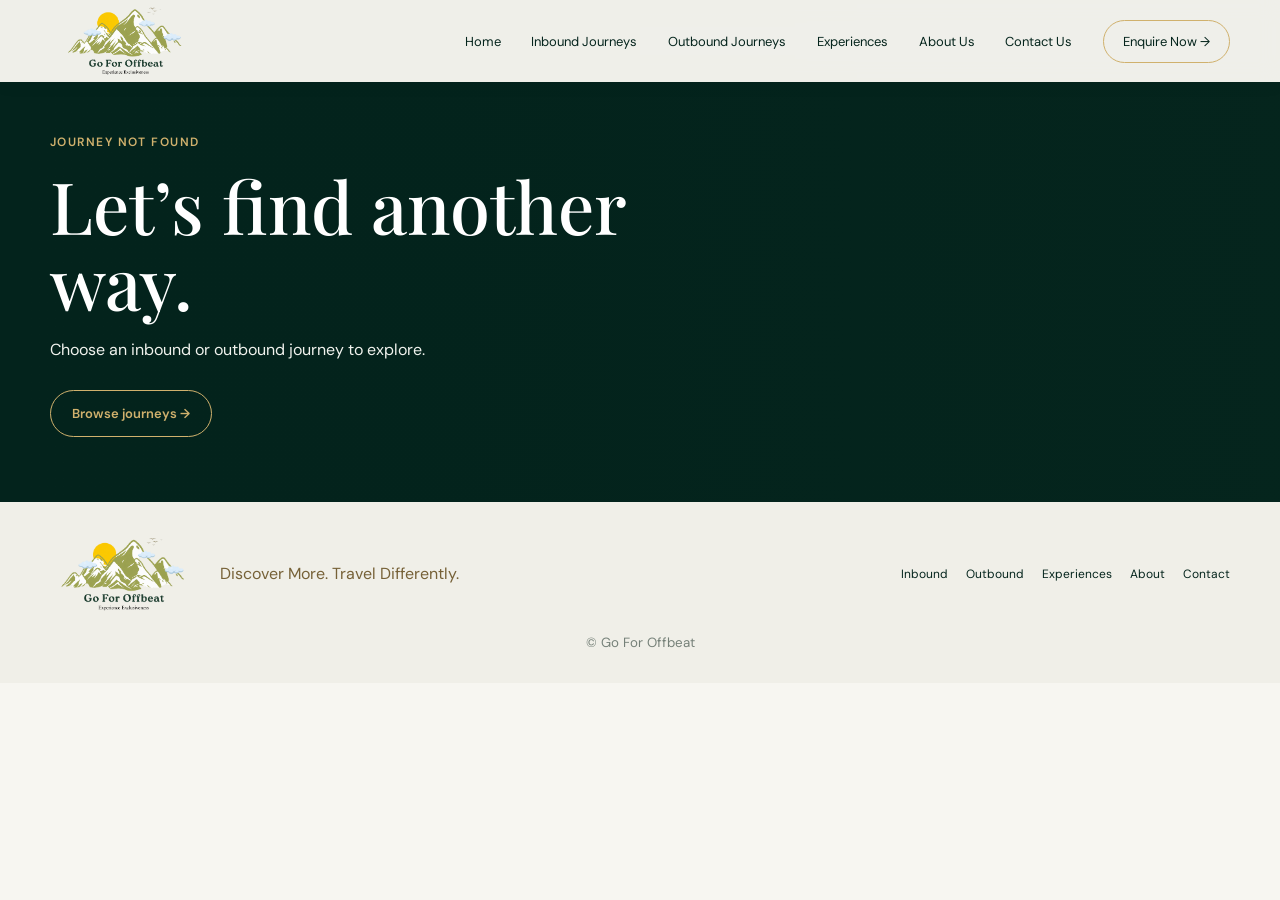
<file: journey.html>
<!doctype html><html lang="en"><head><meta charset="utf-8"><meta name="viewport" content="width=device-width,initial-scale=1"><meta name="description" content="Explore a thoughtfully planned Go For Offbeat journey."><title>Journey stories | Go For Offbeat</title><link rel="stylesheet" href="site.css"><script src="site.js" defer></script></head><body><header class="header"><nav class="nav wrap" aria-label="Main navigation"><a class="logo" href="index.html"><img src="reference/logo-transparent.png" alt="Go For Offbeat — Experience Exclusiveness"></a><button class="menu-toggle" aria-label="Open menu" aria-expanded="false">☰</button><div class="nav-links"><a href="index.html">Home</a><a href="destinations.html">Inbound Journeys</a><a href="outbound.html">Outbound Journeys</a><a href="experiences.html">Experiences</a><a href="about.html">About Us</a><a href="enquiry.html">Contact Us</a><a class="nav-cta" href="enquiry.html">Enquire Now →</a></div></nav></header><main id="journey-story"><section class="story-hero"><div class="wrap story-hero-inner"><div class="crumb"><a href="index.html">Home</a>　›　<a data-backlink href="destinations.html">Journeys</a></div><span class="eyebrow" data-region>CURATED JOURNEYS</span><h1 data-title>Find your next journey</h1><p data-intro>Explore thoughtfully curated journeys with Go For Offbeat.</p><a class="gold-button" data-enquire href="enquiry.html">Enquire about this journey <span>→</span></a></div><img data-hero alt="" fetchpriority="high"></section><section class="wrap story-content"><div class="story-lead"><span class="eyebrow">A sense of place</span><h2 data-heading>A journey with room to discover.</h2><p data-story></p></div><div class="story-gallery" data-gallery></div><div class="story-itinerary"><div><span class="eyebrow">A sample journey</span><h2 data-route-title>How the days might unfold</h2><p class="muted">Every itinerary is a starting point. We shape the pace, stays and experiences around your dates and interests.</p></div><ol data-itinerary></ol></div><aside class="story-note"><strong>Thoughtfully planned, personally delivered.</strong><span>Travel times, local access and seasonal conditions are checked with you before your itinerary is confirmed.</span><a class="gold-button dark-button" data-enquire href="enquiry.html">Plan this journey →</a></aside></section></main><footer class="footer"><div class="wrap footer-inner"><a href="index.html" class="footer-logo"><img src="reference/logo-transparent.png" alt="Go For Offbeat"></a><p>Discover More. Travel Differently.</p><div><a href="destinations.html">Inbound</a><a href="outbound.html">Outbound</a><a href="experiences.html">Experiences</a><a href="about.html">About</a><a href="enquiry.html">Contact</a></div><small>© Go For Offbeat</small></div></footer></body></html>
</file>
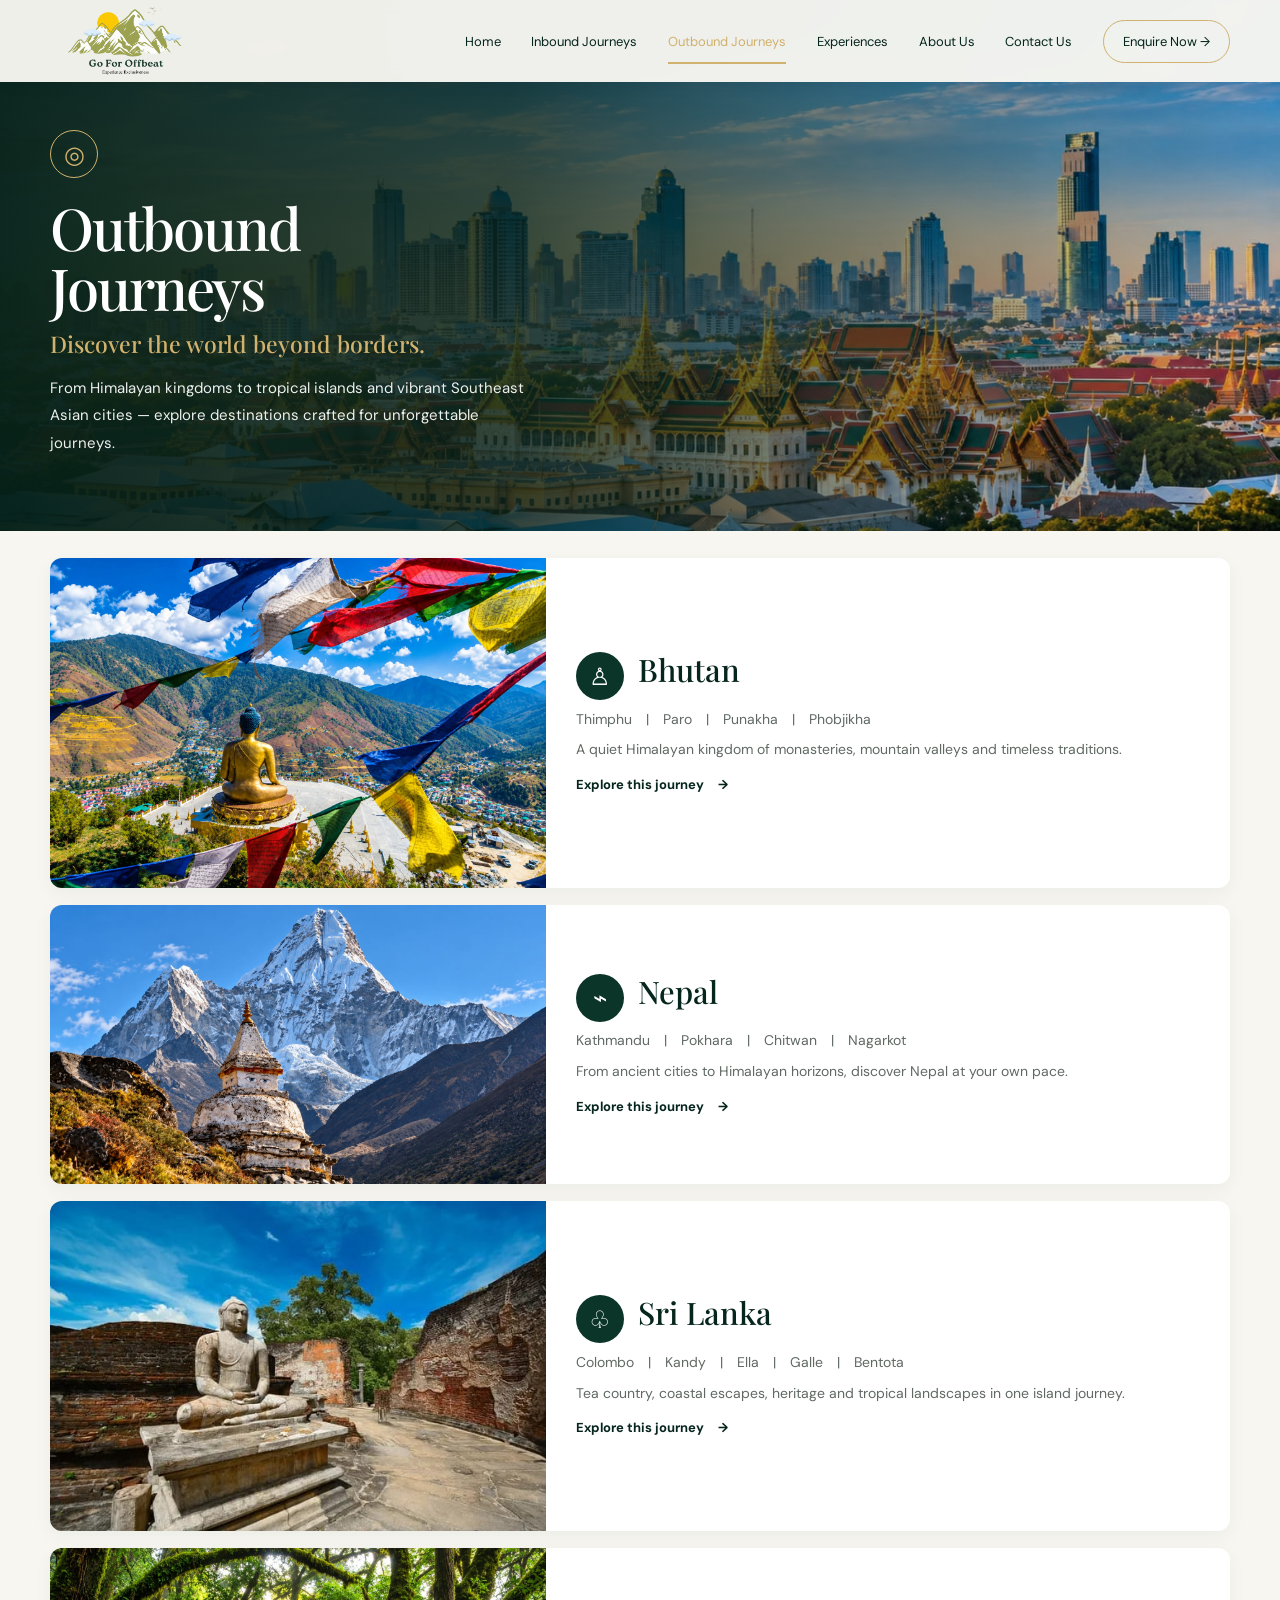
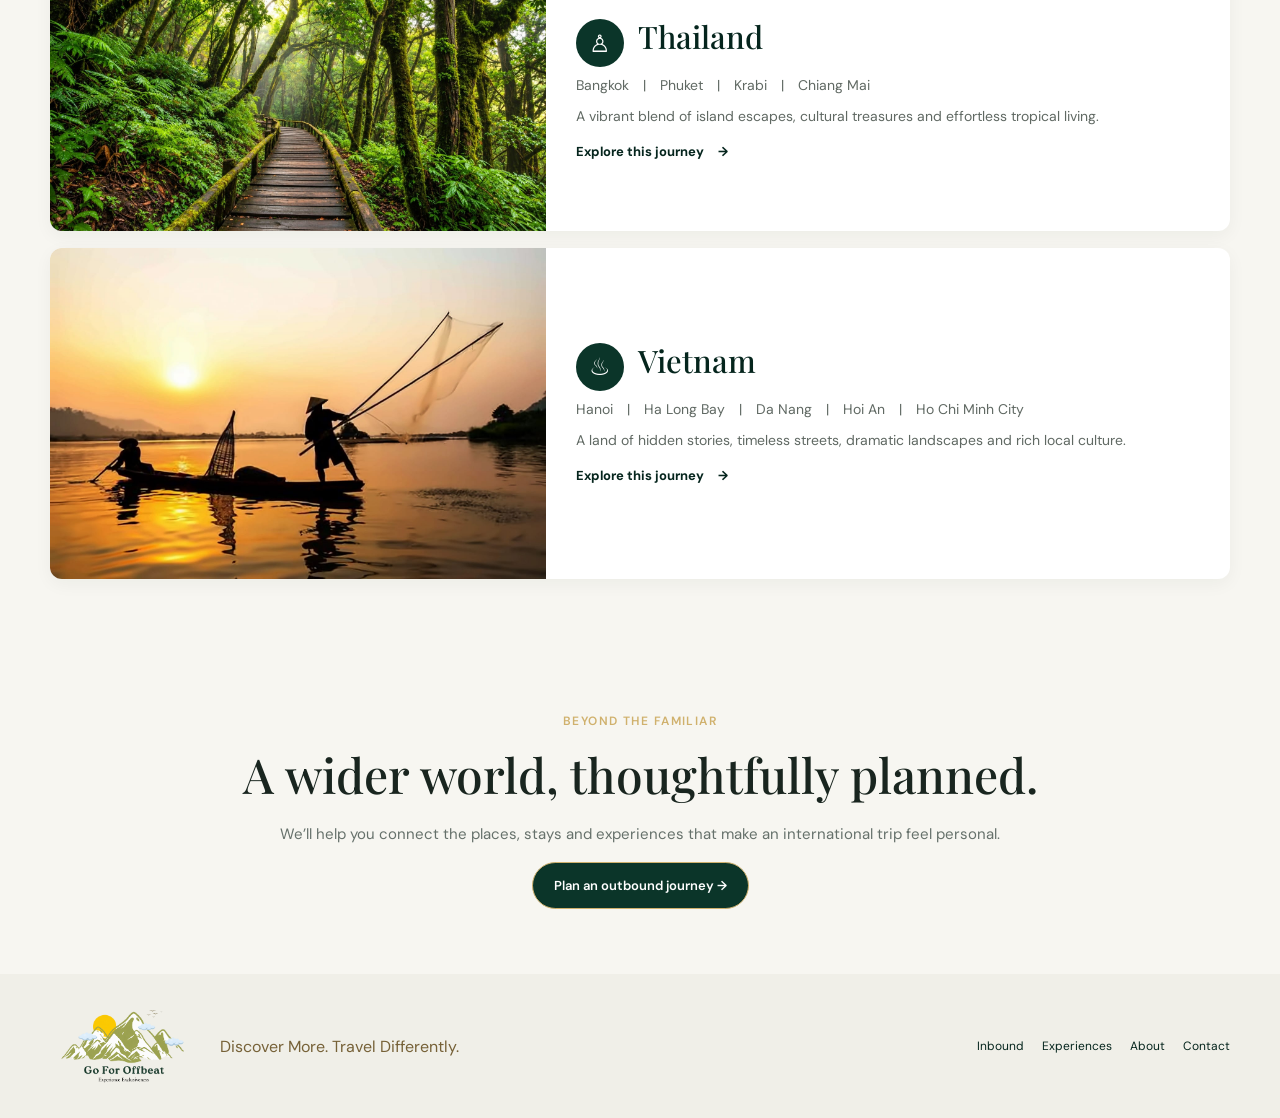
<file: outbound.html>
<!doctype html><html lang="en"><head><meta charset="utf-8"><meta name="viewport" content="width=device-width,initial-scale=1"><title>Outbound Journeys | Go For Offbeat</title><link rel="stylesheet" href="site.css"><script src="site.js" defer></script></head><body><header class="header"><nav class="nav wrap"><a class="logo" href="index.html"><img src="reference/logo-transparent.png" alt="Go For Offbeat"></a><button class="menu-toggle" aria-label="Open menu" aria-expanded="false">☰</button><div class="nav-links"><a href="index.html">Home</a><a href="destinations.html">Inbound Journeys</a><a aria-current="page" href="outbound.html">Outbound Journeys</a><a href="experiences.html">Experiences</a><a href="about.html">About Us</a><a href="enquiry.html">Contact Us</a><a class="nav-cta" href="enquiry.html">Enquire Now →</a></div></nav></header><main><section class="page-banner outbound-banner"><div class="wrap page-banner-copy"><span class="round-icon gold-icon">◎</span><h1>Outbound<br>Journeys</h1><h2>Discover the world beyond borders.</h2><p>From Himalayan kingdoms to tropical islands and vibrant Southeast Asian cities — explore destinations crafted for unforgettable journeys.</p></div></section><section class="destination-list wrap">
<a class="region-card" href="journey.html?place=bhutan"><img src="reference/bhutan.jpeg" alt="Buddhist monastery above a Himalayan valley in Bhutan" loading="lazy"><div><span class="round-icon">♙</span><h2>Bhutan</h2><p>Thimphu　|　Paro　|　Punakha　|　Phobjikha</p><p>A quiet Himalayan kingdom of monasteries, mountain valleys and timeless traditions.</p><strong class="card-link">Explore this journey <span>→</span></strong></div></a>
<a class="region-card" href="journey.html?place=nepal"><img src="reference/nepal.jpeg" alt="Himalayan peaks and a Buddhist stupa in Nepal" loading="lazy"><div><span class="round-icon">⌁</span><h2>Nepal</h2><p>Kathmandu　|　Pokhara　|　Chitwan　|　Nagarkot</p><p>From ancient cities to Himalayan horizons, discover Nepal at your own pace.</p><strong class="card-link">Explore this journey <span>→</span></strong></div></a>
<a class="region-card" href="journey.html?place=sri-lanka"><img src="reference/srilanka.jpeg" alt="Buddha statue at a historic Sri Lankan site" loading="lazy"><div><span class="round-icon">♧</span><h2>Sri Lanka</h2><p>Colombo　|　Kandy　|　Ella　|　Galle　|　Bentota</p><p>Tea country, coastal escapes, heritage and tropical landscapes in one island journey.</p><strong class="card-link">Explore this journey <span>→</span></strong></div></a>
<a class="region-card" href="journey.html?place=thailand"><img src="reference/thailand.jpeg" alt="Woodland trail through a tropical rainforest in Thailand" loading="lazy"><div><span class="round-icon">♙</span><h2>Thailand</h2><p>Bangkok　|　Phuket　|　Krabi　|　Chiang Mai</p><p>A vibrant blend of island escapes, cultural treasures and effortless tropical living.</p><strong class="card-link">Explore this journey <span>→</span></strong></div></a>
<a class="region-card" href="journey.html?place=vietnam"><img src="reference/Vietnam.jpeg" alt="Silhouetted boats on a river at sunset in Vietnam" loading="lazy"><div><span class="round-icon">♨</span><h2>Vietnam</h2><p>Hanoi　|　Ha Long Bay　|　Da Nang　|　Hoi An　|　Ho Chi Minh City</p><p>A land of hidden stories, timeless streets, dramatic landscapes and rich local culture.</p><strong class="card-link">Explore this journey <span>→</span></strong></div></a>
</section><section class="section wrap section-title"><span class="eyebrow">Beyond the familiar</span><h2>A wider world, thoughtfully planned.</h2><p>We’ll help you connect the places, stays and experiences that make an international trip feel personal.</p><a class="gold-button dark-button" href="enquiry.html">Plan an outbound journey →</a></section></main><footer class="footer"><div class="wrap footer-inner"><a href="index.html" class="footer-logo"><img src="reference/logo-transparent.png" alt="Go For Offbeat"></a><p>Discover More. Travel Differently.</p><div><a href="destinations.html">Inbound</a><a href="experiences.html">Experiences</a><a href="about.html">About</a><a href="enquiry.html">Contact</a></div></div></footer></body></html>
</file>
<file: site.css>
@import url('https://fonts.googleapis.com/css2?family=DM+Sans:wght@400;500;600;700&family=Playfair+Display:wght@400;500;600;700&display=swap');
:root{--forest:#05251d;--deep:#031b16;--green:#0b3529;--gold:#d0b16d;--cream:#f7f6f1;--ink:#19251f;--muted:#66716b;--line:#e8e7e0;font-family:'DM Sans',Arial,sans-serif;color:var(--ink);background:var(--cream);font-synthesis:none;text-rendering:optimizeLegibility}*{box-sizing:border-box}html{scroll-behavior:smooth}body{margin:0;min-width:320px}img{display:block;max-width:100%}a{color:inherit;text-decoration:none}button,input,select,textarea{font:inherit}.wrap{width:min(1180px,calc(100% - 64px));margin-inline:auto}.header{height:82px;background:var(--deep);color:#fff;position:absolute;z-index:10;inset:0 0 auto}.nav{height:100%;display:flex;align-items:center;justify-content:space-between;gap:25px}.logo img{width:170px;height:65px;object-fit:contain;background:#fff;border-radius:2px}.nav-links{display:flex;align-items:center;gap:clamp(14px,2.4vw,34px);font-size:13px}.nav-links a{white-space:nowrap;transition:color .2s}.nav-links a:hover,.nav-links a[aria-current=page]{color:var(--gold)}.nav-links a[aria-current=page]{position:relative}.nav-links a[aria-current=page]:after{content:'';height:2px;background:var(--gold);position:absolute;bottom:-14px;left:0;right:0}.nav-cta{border:1px solid var(--gold);color:var(--gold);border-radius:30px;padding:12px 19px}.nav-cta:hover{background:var(--gold);color:var(--deep)!important}.menu-toggle{display:none;background:none;border:0;color:white;font-size:26px}.home-hero{background:var(--deep);position:relative;color:white;padding-bottom:34px}.hero-slides{height:700px;position:relative;overflow:hidden}.hero-slide{position:absolute;inset:0;display:flex;align-items:center;opacity:0;visibility:hidden;transition:opacity .55s;isolation:isolate}.hero-slide.active{opacity:1;visibility:visible}.hero-slide:before{content:'';position:absolute;z-index:-2;inset:0;background-image:var(--hero);background-size:cover;background-position:center 53%;transform:scale(1.015)}.hero-slide:after{content:'';position:absolute;z-index:-1;inset:0;background:linear-gradient(90deg,rgba(2,26,20,.94) 0%,rgba(3,29,23,.78) 38%,rgba(3,24,20,.15) 82%),linear-gradient(0deg,rgba(0,0,0,.33),transparent 45%)}.hero-copy{padding-top:75px}.eyebrow{font-size:12px;color:var(--gold);letter-spacing:.12em;text-transform:uppercase;font-weight:600}.hero-copy h1,.page-banner h1,.experience-intro h1,.about-hero h1{font:500 clamp(48px,6vw,76px)/1.04 'Playfair Display',Georgia,serif;letter-spacing:-.035em;margin:21px 0 15px}.hero-copy h1 em,.about-hero h1 em,.experience-intro h1 em{font-style:normal;color:var(--gold)}.hero-copy p{font-size:16px;line-height:1.7;max-width:525px;margin-bottom:26px}.gold-button{display:inline-flex;align-items:center;gap:16px;border:1px solid var(--gold);background:transparent;color:var(--gold);padding:14px 21px;border-radius:28px;font-weight:600;font-size:13px;cursor:pointer;transition:.2s}.gold-button:hover{background:var(--gold);color:var(--deep)}.slide-arrow{position:absolute;top:50%;transform:translateY(-50%);z-index:2;border:1px solid #ffffff75;color:white;background:#071d18a8;width:44px;height:44px;border-radius:50%;font-size:30px;line-height:1;cursor:pointer}.slide-arrow.prev{left:24px}.slide-arrow.next{right:24px}.slide-dots{position:absolute;bottom:120px;left:50%;transform:translateX(-50%);display:flex;gap:9px;z-index:3}.slide-dot{height:8px;width:8px;padding:0;border:1px solid white;border-radius:10px;background:transparent;cursor:pointer}.slide-dot.active{width:24px;background:var(--gold);border-color:var(--gold)}.hero-tools{position:relative;margin-top:-103px;z-index:4}.search-bar{display:flex;align-items:center;gap:0;padding:9px;background:white;border-radius:38px;max-width:680px;box-shadow:0 12px 30px #0003;color:var(--ink)}.where{display:flex;align-items:center;gap:12px;flex:1;padding:0 15px}.where span{font-size:22px}.where input{border:0;outline:0;min-width:0;width:100%;font-size:13px}.search-bar select{border:0;border-left:1px solid var(--line);outline:0;padding:12px 14px;min-width:190px;background:#fff;color:#333;font-size:13px}.search-bar button{border:0;background:var(--green);border-radius:28px;padding:14px 22px;color:white;cursor:pointer}.stats{max-width:920px;margin-top:24px;display:grid;grid-template-columns:repeat(4,1fr);background:#171915c9;border:1px solid #ffffff35;border-radius:20px;padding:18px 12px}.stats>div{padding:4px 22px;border-right:1px solid #ffffff47;display:flex;flex-direction:column}.stats>div:last-child{border:0}.stats b{font:500 27px 'Playfair Display',serif}.stats span{font-size:12px;margin-top:3px}.journey-pair{display:grid;grid-template-columns:1fr 1fr;gap:24px;padding-block:40px}.journey-card{display:grid;grid-template-columns:.88fr 1fr;min-height:310px;background:white;border-radius:16px;overflow:hidden;box-shadow:0 8px 24px #10271b12}.journey-card>img{height:100%;width:100%;object-fit:cover}.journey-card>div{padding:27px 24px;align-self:center}.round-icon{width:48px;height:48px;border-radius:50%;background:var(--green);color:#fff;display:grid;place-items:center;font-size:24px}.journey-card h2,.region-card h2,.experience-row h2,.about-body h2{font:500 29px/1.15 'Playfair Display',serif;color:var(--forest);margin:12px 0}.journey-card p{font-size:14px;line-height:1.75;color:#4e5752}.journey-card strong{display:flex;justify-content:space-between;margin-top:22px;color:var(--forest);font-size:14px}.section{padding-block:65px}.section-title{text-align:center;max-width:800px;margin-inline:auto}.section-title h2{font:500 clamp(34px,4vw,48px) 'Playfair Display',serif;margin:12px 0}.section-title p{font-size:15px;color:var(--muted);line-height:1.75}.experience-grid{display:grid;grid-template-columns:repeat(3,1fr);gap:20px;margin-top:36px}.experience-card{height:280px;position:relative;overflow:hidden;border-radius:10px;background:var(--forest)}.experience-card img{width:100%;height:100%;object-fit:cover;transition:transform .4s}.experience-card:hover img{transform:scale(1.045)}.experience-card:after{content:'';position:absolute;inset:35% 0 0;background:linear-gradient(transparent,#061a12d9)}.experience-card span{position:absolute;z-index:1;left:20px;right:15px;bottom:20px;color:white;font:500 22px 'Playfair Display',serif}.home-about{background:var(--forest);color:white;padding:70px 0;text-align:center}.home-about h2{font:500 clamp(34px,4.5vw,52px)/1.2 'Playfair Display',serif;margin:17px 0}.home-about h2 em{font-style:normal;color:var(--gold)}.home-about p{color:#e0e5e2;max-width:650px;margin:0 auto 24px;line-height:1.75}.footer{background:var(--deep);color:#e7ebe8;padding:32px 0}.footer-inner{display:grid;grid-template-columns:150px 1fr auto;align-items:center;gap:20px}.footer-logo img{width:140px;height:55px;object-fit:contain;background:white}.footer p{margin:0;color:#d5c18c}.footer-inner>div{display:flex;gap:18px;font-size:12px}.footer small{grid-column:1/-1;text-align:center;color:#aeb8b3}.page-banner{padding:130px 0 48px;min-height:510px;color:white;position:relative;isolation:isolate;display:flex;align-items:center}.page-banner:before{content:'';position:absolute;z-index:-2;inset:0;background-size:cover;background-position:center}.page-banner:after{content:'';position:absolute;z-index:-1;inset:0;background:linear-gradient(90deg,rgba(2,31,24,.96),rgba(3,33,26,.8) 40%,rgba(3,31,24,.1))}.inbound-banner:before{background-image:url('reference/inbound.jpeg')}.outbound-banner:before{background-image:url('reference/outbound_banner.jpeg')}.page-banner-copy{padding-bottom:10px}.crumb{font-size:13px;color:#e4e9e5;margin-bottom:38px}.gold-icon{background:transparent;border:1px solid var(--gold);color:var(--gold);margin-bottom:19px}.page-banner h1{font-size:58px;margin:5px 0 10px}.page-banner h2{font:500 23px 'Playfair Display',serif;color:var(--gold);margin:0 0 16px}.page-banner p{font-size:15px;line-height:1.85;max-width:480px;color:#edf0ee}.destination-list{padding-block:27px 65px;display:grid;gap:17px}.region-card{display:grid;grid-template-columns:42% 1fr;min-height:204px;background:#fff;border-radius:12px;overflow:hidden;box-shadow:0 5px 18px #12271a0c}.region-card>img{width:100%;height:100%;min-height:204px;object-fit:cover}.region-card>div{padding:24px 30px;align-self:center}.region-card h2{display:inline-block;vertical-align:middle;margin:0 0 13px 14px;font-size:31px}.region-card .round-icon{display:inline-grid;vertical-align:middle}.region-card p{color:#606963;line-height:1.7;margin:7px 0 0;font-size:14px}.dark-button{background:var(--green);color:white}.dark-button:hover{background:var(--deep);color:white}.experience-intro{padding:150px 0 48px;background:var(--forest);color:white}.experience-intro h1{margin:20px 0 12px}.experience-intro p{max-width:610px;line-height:1.8;color:#e1e9e4}.experience-list{padding-block:36px 70px}.experience-row{display:grid;grid-template-columns:1fr 1fr;gap:55px;align-items:center;padding:27px 0;border-bottom:1px solid var(--line);scroll-margin-top:35px}.experience-row:nth-child(even) img{order:2}.experience-row img{width:100%;height:330px;object-fit:cover;border-radius:9px}.experience-row h2{font-size:36px}.experience-row p{color:#5d6861;font-size:15px;line-height:1.85}.text-link{display:inline-block;color:var(--forest);font-weight:700;border-bottom:1px solid var(--gold);padding-bottom:5px;font-size:13px}.about-hero{background:var(--forest);color:white;padding:155px 0 70px}.about-hero h1{font-size:clamp(39px,5vw,62px);max-width:950px}.about-hero p{font-size:16px;line-height:1.9;max-width:820px;color:#e0e7e2}.about-body{padding-block:65px 80px;display:grid;grid-template-columns:.9fr 1.1fr;gap:55px;align-items:center}.about-body>img{width:100%;height:520px;object-fit:cover;border-radius:8px}.about-body h2{font-size:40px}.about-body p{color:#5b655f;line-height:1.85}.about-body blockquote{font:500 24px 'Playfair Display',serif;color:var(--forest);border-left:3px solid var(--gold);padding-left:18px;margin:24px 0}.contact-intro{padding-bottom:45px}.contact-layout{padding-block:40px 80px;display:grid;grid-template-columns:.7fr 1.3fr;gap:70px}.contact-info h2{font:500 34px 'Playfair Display',serif;color:var(--forest)}.contact-info p{color:var(--muted);line-height:1.75}.contact-info h3{font-size:13px;color:var(--forest);margin:27px 0 8px}.contact-info>a{display:block;font-size:14px;margin:8px 0;color:#505a54}.contact-form{display:grid;grid-template-columns:1fr 1fr;gap:18px;background:white;padding:28px;border:1px solid var(--line);border-radius:9px}.contact-form label{display:flex;flex-direction:column;gap:8px;font-size:12px;font-weight:700}.contact-form input,.contact-form textarea{border:1px solid #d9ded9;border-radius:4px;padding:13px;font-size:13px;outline-color:var(--green)}.contact-form .full{grid-column:1/-1}.contact-form button{justify-self:start}.form-hint{font-size:11px;color:var(--muted);align-self:center;margin:0}
@media(max-width:980px){.nav-links{gap:14px;font-size:12px}.logo img{width:132px}.journey-card{grid-template-columns:.75fr 1fr}.journey-card>div{padding:20px}.experience-grid{grid-template-columns:repeat(2,1fr)}}
@media(max-width:720px){.wrap{width:calc(100% - 38px)}.header{height:70px}.logo img{width:132px;height:58px}.menu-toggle{display:block}.nav-links{display:none;position:absolute;top:70px;left:0;right:0;padding:18px 22px 24px;background:var(--deep);flex-direction:column;align-items:stretch;gap:0}.nav-links.open{display:flex}.nav-links a{padding:13px 0;border-bottom:1px solid #ffffff20}.nav-links a[aria-current=page]:after{display:none}.nav-cta{text-align:center;margin-top:12px;padding:12px}.hero-slides{height:670px}.hero-slide:after{background:linear-gradient(90deg,rgba(2,26,20,.88),rgba(3,29,23,.48)),linear-gradient(0deg,rgba(0,0,0,.34),transparent 50%)}.hero-copy{padding-top:58px}.hero-copy h1{font-size:clamp(43px,11vw,62px)}.hero-copy p{font-size:14px;max-width:90%}.slide-arrow{width:37px;height:37px;font-size:24px}.slide-arrow.prev{left:10px}.slide-arrow.next{right:10px}.slide-dots{bottom:117px}.hero-tools{margin-top:-90px}.search-bar{border-radius:18px;flex-wrap:wrap;padding:8px}.where{width:100%;flex-basis:100%;padding:9px 10px}.search-bar select{flex:1;min-width:0;border-left:0;border-top:1px solid var(--line);padding:12px 8px}.search-bar button{padding:13px 16px}.stats{grid-template-columns:1fr 1fr;border-radius:13px;padding:10px}.stats>div{padding:9px 13px;border-right:1px solid #ffffff38}.stats>div:nth-child(2){border-right:0}.stats>div:nth-child(-n+2){border-bottom:1px solid #ffffff38}.stats b{font-size:22px}.stats span{font-size:11px}.journey-pair{grid-template-columns:1fr;padding-block:25px;gap:16px}.journey-card{min-height:230px;grid-template-columns:.8fr 1fr}.journey-card>div{padding:16px}.journey-card h2{font-size:24px;margin:8px 0}.journey-card p{font-size:12px;line-height:1.5;margin:8px 0}.journey-card strong{margin-top:12px;font-size:12px}.round-icon{width:38px;height:38px;font-size:19px}.section{padding-block:47px}.experience-grid{grid-template-columns:1fr 1fr;gap:11px;margin-top:25px}.experience-card{height:220px}.experience-card span{font-size:17px;left:12px;bottom:13px}.home-about{padding:52px 0}.footer-inner{grid-template-columns:1fr;justify-items:center;text-align:center}.footer-inner>div{flex-wrap:wrap;justify-content:center}.footer small{grid-column:auto}.page-banner{padding:115px 0 38px;min-height:465px}.page-banner h1{font-size:49px}.page-banner h2{font-size:20px}.page-banner p{font-size:14px}.crumb{margin-bottom:27px}.destination-list{gap:13px;padding-block:18px 42px}.region-card{grid-template-columns:1fr;min-height:unset}.region-card>img{height:210px;min-height:0}.region-card>div{padding:20px}.region-card h2{font-size:27px;margin-left:10px}.region-card p{font-size:13px}.experience-intro{padding:120px 0 36px}.experience-intro h1{font-size:47px}.experience-list{padding-block:20px 44px}.experience-row,.experience-row:nth-child(even){grid-template-columns:1fr;gap:20px;padding:20px 0}.experience-row:nth-child(even) img{order:0}.experience-row img{height:250px}.experience-row h2{font-size:30px;margin:8px 0}.experience-row p{font-size:14px}.about-hero{padding:125px 0 45px}.about-hero h1{font-size:40px}.about-hero p{font-size:14px}.about-body{grid-template-columns:1fr;gap:27px;padding-block:34px 52px}.about-body>img{height:300px}.about-body h2{font-size:32px}.contact-layout{grid-template-columns:1fr;gap:32px;padding-block:24px 50px}.contact-form{padding:18px;gap:14px}}
@media(max-width:420px){.journey-card{grid-template-columns:.68fr 1fr}.journey-card>img{min-height:240px}.journey-card>div{padding:12px}.journey-card h2{font-size:21px}.journey-card p{font-size:11px}.experience-grid{grid-template-columns:1fr}.experience-card{height:245px}.contact-form{grid-template-columns:1fr}.contact-form .full{grid-column:auto}.search-bar button{font-size:12px}}
@media(prefers-reduced-motion:reduce){html{scroll-behavior:auto}*,*:before,*:after{transition:none!important}}
.header{background:rgba(247,246,241,.97);color:var(--forest);box-shadow:0 2px 16px #061d1510;backdrop-filter:blur(10px)}
.logo img{width:150px;height:74px;object-fit:contain;background:transparent;border-radius:0}
.logo{flex:0 0 auto}
.hero-copy h1{font-size:clamp(46px,5.2vw,68px)}
.hero-tools{margin-top:-88px}
.nav-cta{color:var(--forest)}
.nav-cta:hover{background:var(--forest);color:white!important}
.footer{background:#f0efe8;color:var(--forest)}
.footer p{color:#766137}.footer small{color:#758078}.footer-logo img{background:transparent;width:146px;height:80px;object-fit:contain}
.region-card{color:inherit;transition:transform .22s,box-shadow .22s}.region-card:hover{transform:translateY(-3px);box-shadow:0 12px 28px #12271a18}.region-card:focus-visible,.journey-card:focus-visible,.experience-card:focus-visible,.nav a:focus-visible,.gold-button:focus-visible,.slide-arrow:focus-visible,.slide-dot:focus-visible{outline:3px solid var(--gold);outline-offset:3px}.card-link{display:inline-flex;align-items:center;gap:14px;margin-top:14px;color:var(--forest);font-size:13px}.card-link span{transition:transform .2s}.region-card:hover .card-link span{transform:translateX(4px)}
.story-hero{position:relative;isolation:isolate;min-height:570px;padding:130px 0 65px;display:flex;align-items:center;background:var(--forest);color:#fff;overflow:hidden}.story-hero>img{position:absolute;inset:0 0 0 auto;width:64%;height:100%;object-fit:cover;z-index:-2}.story-hero:after{content:'';position:absolute;inset:0;z-index:-1;background:linear-gradient(90deg,#03231c 0%,rgba(3,35,28,.93) 36%,rgba(3,35,28,.56) 62%,rgba(3,35,28,.08) 100%)}.story-hero-inner{position:relative}.story-hero .crumb{margin:0 0 48px}.story-hero h1{font:500 clamp(46px,6vw,72px)/1.05 'Playfair Display',Georgia,serif;max-width:670px;margin:17px 0}.story-hero-inner>p{font-size:16px;line-height:1.8;max-width:550px;color:#f1f3ee;margin:0 0 25px}.story-content{padding-block:60px 80px}.story-lead{max-width:790px;margin-bottom:35px}.story-lead h2,.story-itinerary h2{font:500 clamp(31px,4vw,44px)/1.15 'Playfair Display',Georgia,serif;color:var(--forest);margin:13px 0}.story-lead p,.story-itinerary .muted{color:#5f6a63;line-height:1.9;font-size:15px}.story-gallery{display:grid;grid-template-columns:1.2fr 1fr 1fr;gap:15px;margin:30px 0 70px}.story-gallery figure{margin:0;min-width:0}.story-gallery img{width:100%;height:260px;object-fit:cover;border-radius:8px}.story-gallery figcaption{font-size:12px;color:var(--muted);padding:10px 2px}.story-itinerary{display:grid;grid-template-columns:.72fr 1.28fr;gap:55px;align-items:start}.story-itinerary .muted{font-size:13px}.story-itinerary ol{list-style:none;counter-reset:route;padding:0;margin:0}.story-itinerary li{counter-increment:route;position:relative;padding:0 0 24px 53px;border-bottom:1px solid var(--line);margin-bottom:20px}.story-itinerary li:before{content:counter(route,decimal-leading-zero);position:absolute;left:0;top:0;color:#987a3d;font-weight:700;letter-spacing:.08em}.story-itinerary h3{font:500 22px 'Playfair Display',serif;color:var(--forest);margin:0 0 7px}.story-itinerary li p{font-size:13px;line-height:1.8;color:#5f6a63;margin:0}.story-note{display:grid;grid-template-columns:1fr 1.5fr auto;align-items:center;gap:24px;margin-top:45px;padding:25px;background:#e9eee7;border-radius:8px;color:var(--forest)}.story-note>span{font-size:13px;line-height:1.7;color:#5d6861}.story-not-found{min-height:460px}.story-not-found .story-hero-inner>p{max-width:620px}
@media(max-width:720px){.header{background:rgba(247,246,241,.98)}.logo img{width:130px;height:64px}.hero-copy h1{font-size:clamp(42px,10.5vw,60px)}.hero-tools{margin-top:-75px}.menu-toggle{color:var(--forest)}.nav-links{color:white}.nav-links .nav-cta{color:var(--gold)}.slide-arrow{display:none}.slide-dots{left:auto;right:18px;bottom:164px;transform:none}.footer-logo img{width:130px;height:70px}.story-hero{min-height:560px;padding:120px 0 45px}.story-hero>img{width:100%;opacity:.56}.story-hero:after{background:linear-gradient(90deg,rgba(3,35,28,.9),rgba(3,35,28,.42)),linear-gradient(0deg,rgba(3,35,28,.4),transparent)}.story-hero .crumb{margin-bottom:42px}.story-hero h1{font-size:48px}.story-hero-inner>p{font-size:14px}.story-content{padding-block:42px 55px}.story-gallery{grid-template-columns:1fr 1fr;gap:12px;margin:22px 0 45px}.story-gallery figure:first-child{grid-column:1/-1}.story-gallery img{height:190px}.story-gallery figure:first-child img{height:250px}.story-itinerary{grid-template-columns:1fr;gap:22px}.story-note{grid-template-columns:1fr;gap:13px;padding:20px}}
@media(max-width:900px){.menu-toggle{display:block;color:var(--forest)}.nav-links{display:none;position:absolute;top:82px;left:0;right:0;padding:16px 22px 23px;background:var(--deep);color:white;flex-direction:column;align-items:stretch;gap:0}.nav-links.open{display:flex}.nav-links a{padding:13px 0;border-bottom:1px solid #ffffff20}.nav-links a[aria-current=page]:after{display:none}.nav-links .nav-cta{color:var(--gold);text-align:center;margin-top:12px;padding:12px}.nav-links .nav-cta:hover{background:var(--gold);color:var(--deep)!important}}
@media(max-width:720px){.nav-links{top:70px}.hero-copy h1{font-size:clamp(36px,9.4vw,54px)}}
@media(min-width:721px) and (max-width:900px){.site-header,.header{height:82px}}
@media(max-width:360px){.hero-copy h1{font-size:32px;line-height:1.02}.hero-copy p{max-width:100%;font-size:13px}.hero-copy .gold-button{padding:12px 16px;font-size:12px}}
</file>
